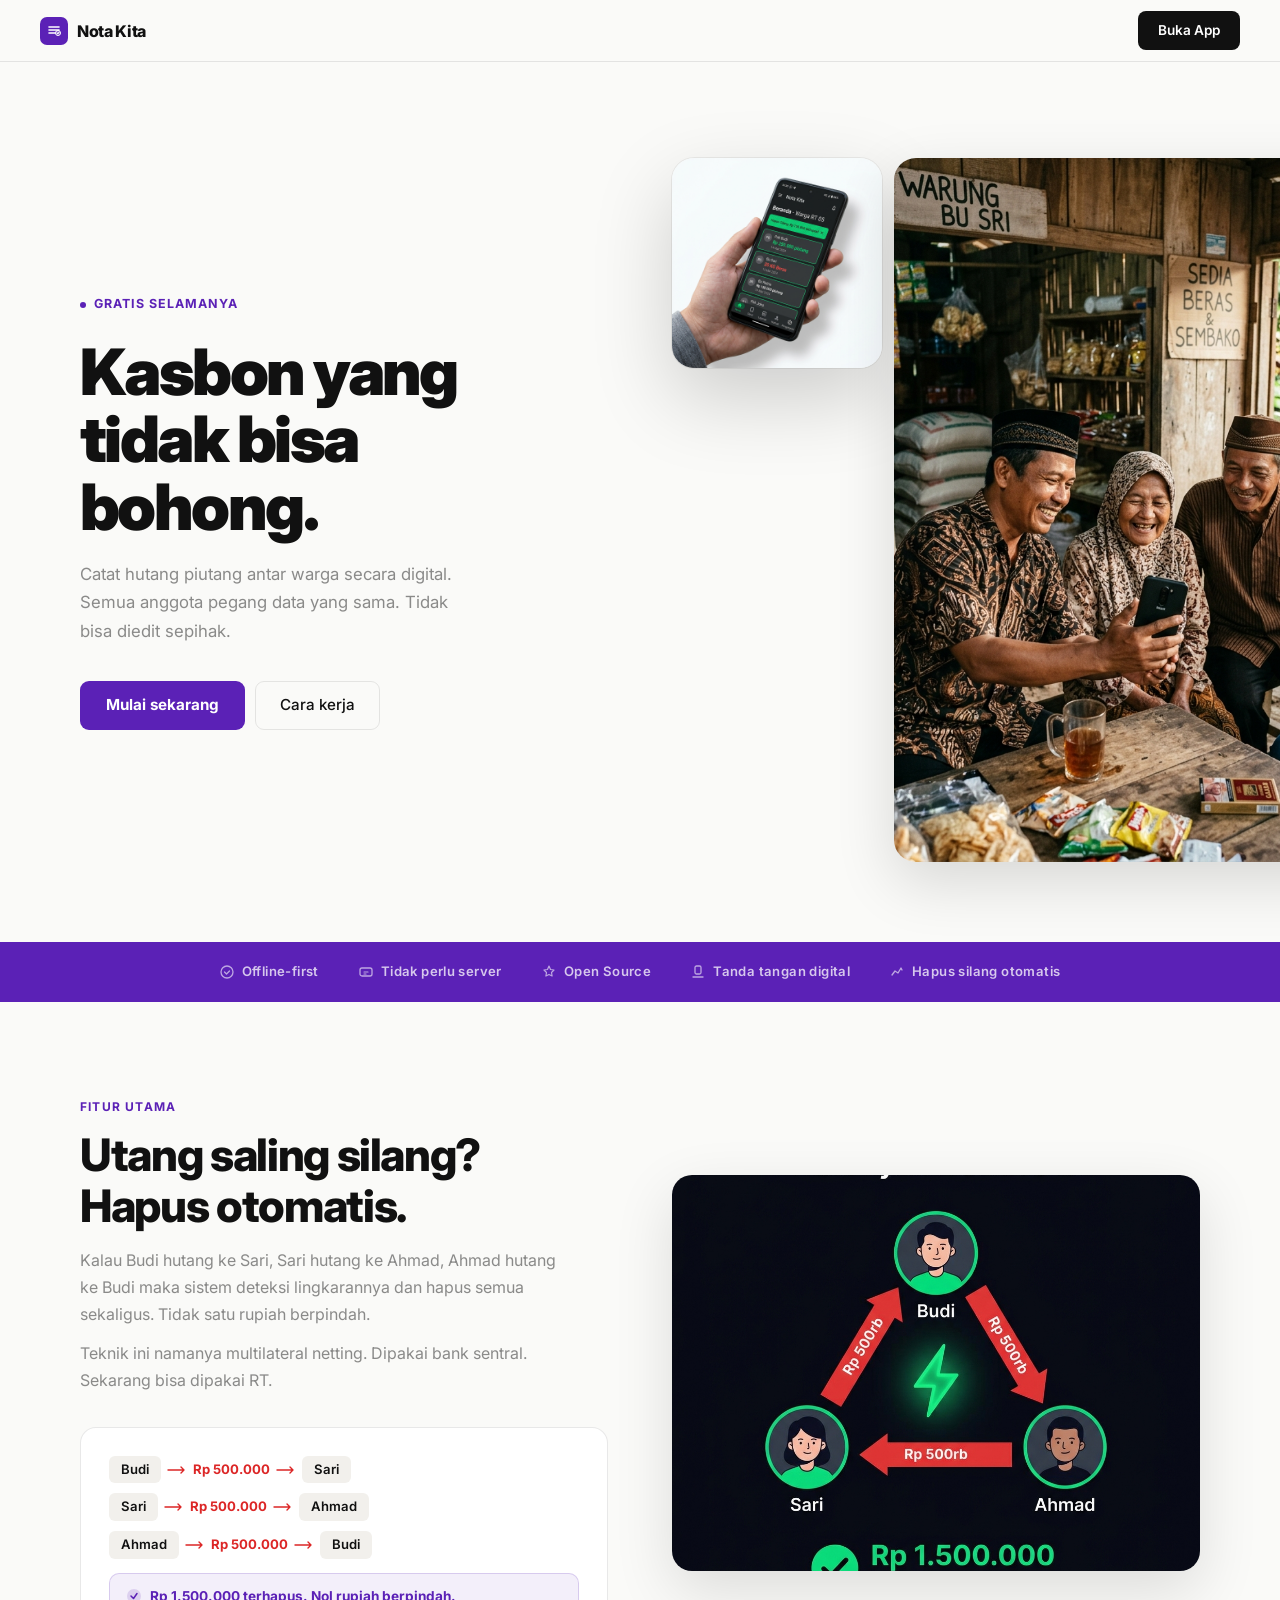
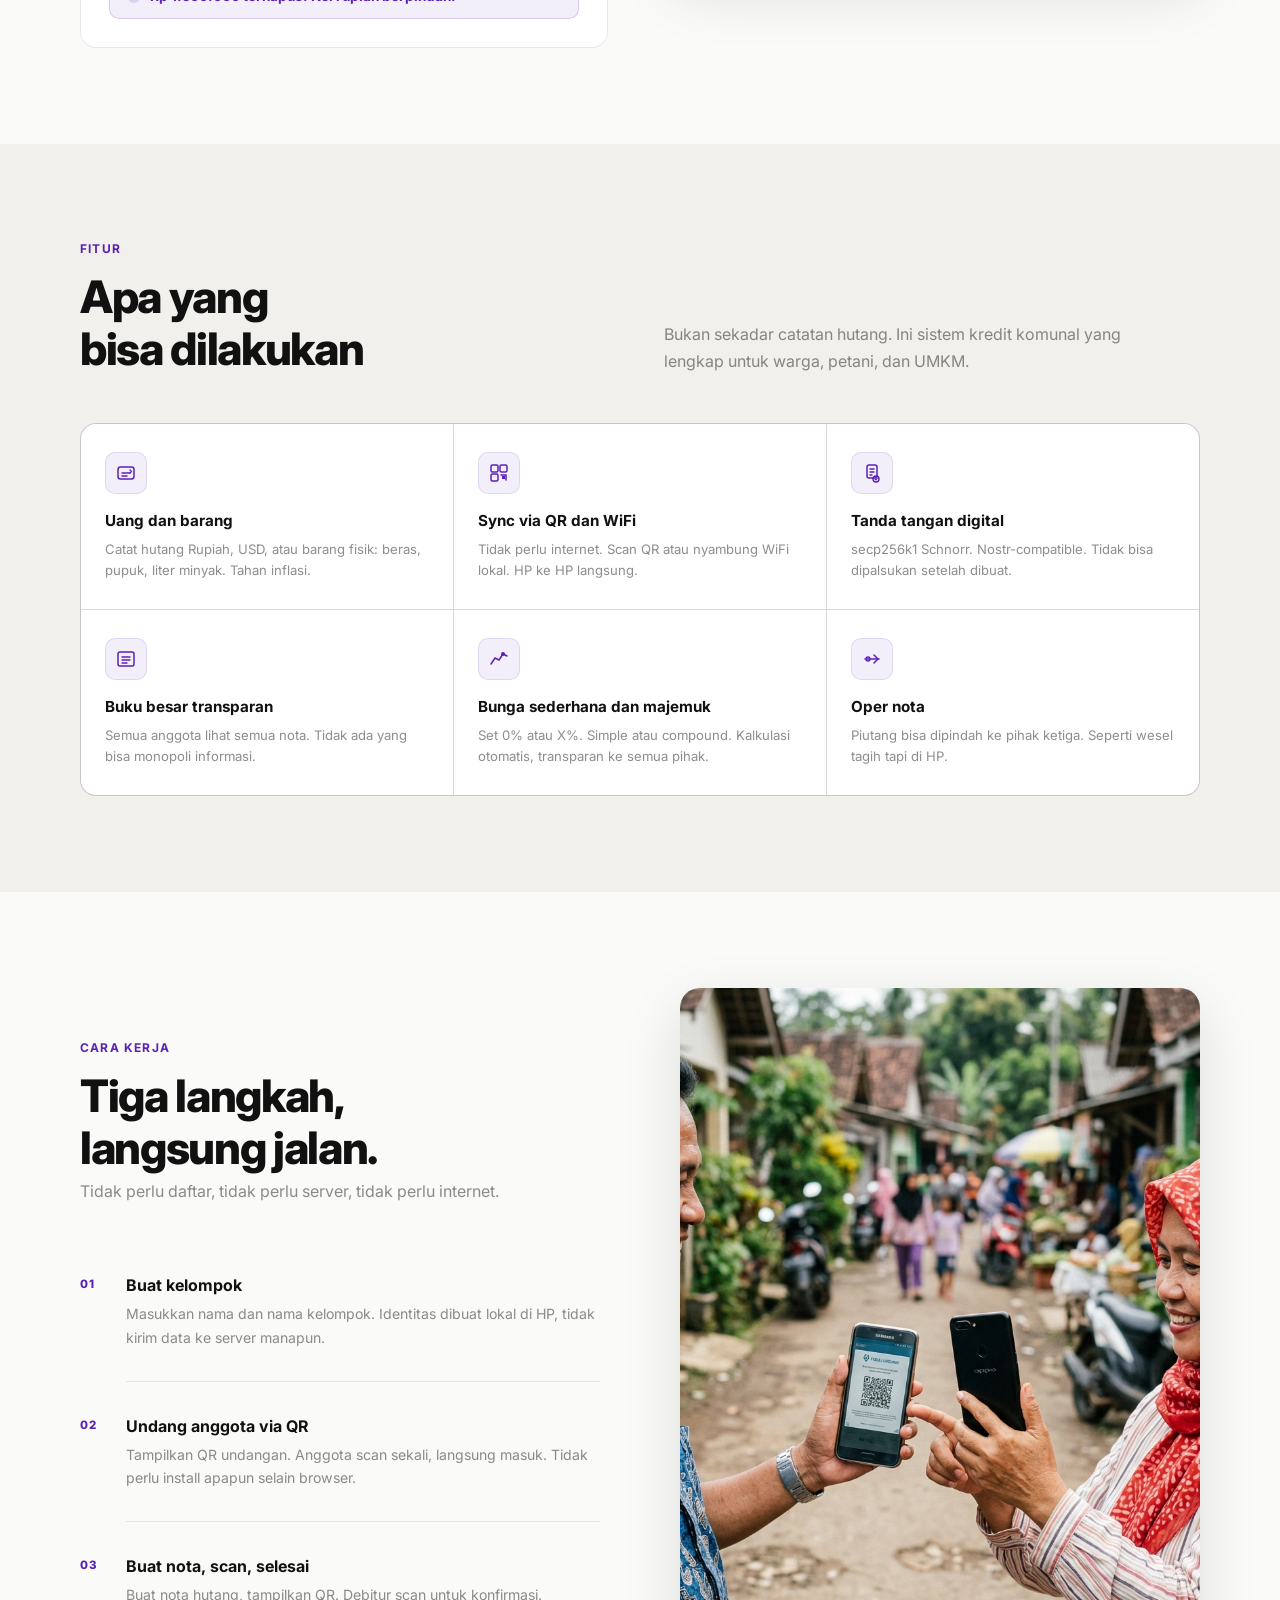
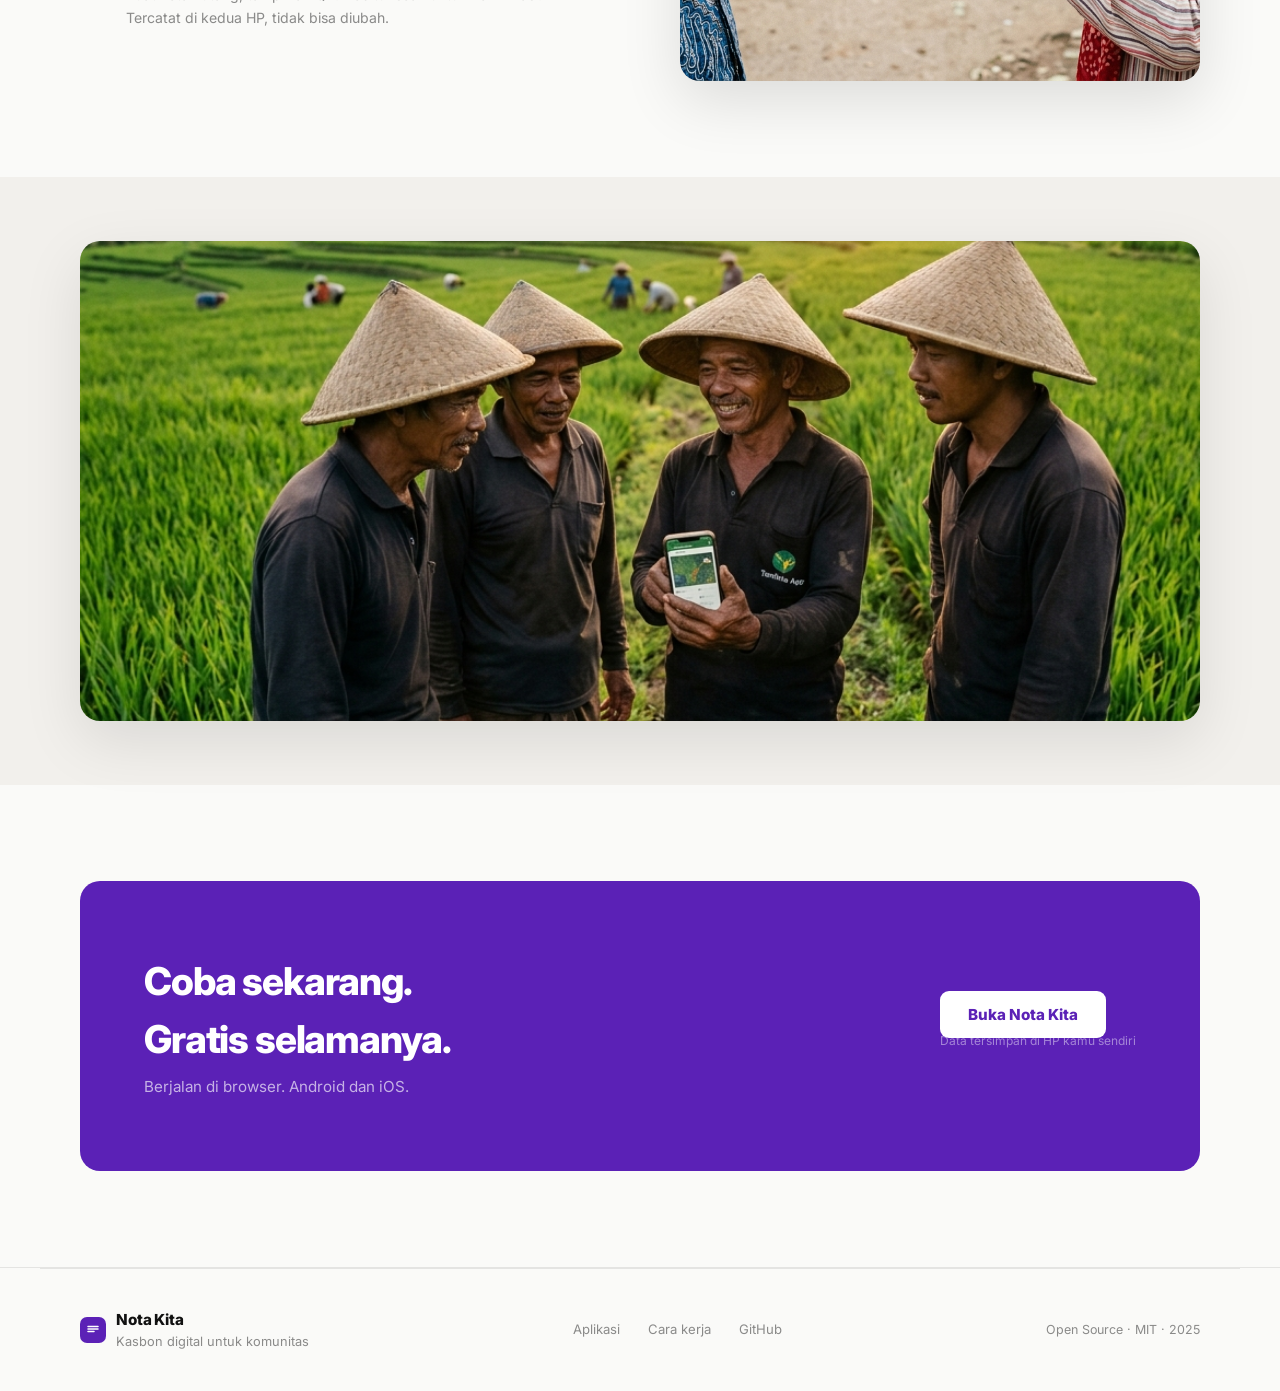
<file: index.html>
<!DOCTYPE html>
<html lang="id">
<head>
  <meta charset="UTF-8">
  <meta name="viewport" content="width=device-width, initial-scale=1.0">
  <title>Nota Kita - Kasbon digital untuk komunitas</title>
  <meta name="description" content="Buat surat utang digital antar warga. Gratis, offline, tidak bisa dimanipulasi.">
  <meta name="theme-color" content="#fafaf8">
  <link rel="icon" href="icons/icon-512.png">
  <link rel="apple-touch-icon" href="icons/icon-512.png">
  <meta property="og:title" content="Nota Kita">
  <meta property="og:description" content="Kasbon digital untuk komunitas. Gratis, offline-first.">
  <meta property="og:image" content="img/hero_community.png">
  <link rel="preconnect" href="https://fonts.googleapis.com">
  <link rel="preconnect" href="https://fonts.gstatic.com" crossorigin>
  <link rel="stylesheet" href="https://fonts.googleapis.com/css2?family=Inter:wght@300;400;500;600;700;800;900&display=swap">

<style>
*, *::before, *::after { box-sizing: border-box; margin: 0; padding: 0; }
html { scroll-behavior: smooth; -webkit-font-smoothing: antialiased; }

:root {
  --bg:       #fafaf8;
  --bg2:      #f2f0ec;
  --surface:  #ffffff;
  --border:   rgba(0,0,0,0.09);
  --text:     #111111;
  --muted:    rgba(17,17,17,0.48);
  --accent:   #5b21b6;
  --accent2:  #7c3aed;
  --accentbg: rgba(91,33,182,0.07);
  --red:      #dc2626;
  --font:     'Inter', system-ui, sans-serif;
}

body {
  background: var(--bg);
  color: var(--text);
  font-family: var(--font);
  line-height: 1.5;
  overflow-x: hidden;
}
a { color: inherit; text-decoration: none; }
img { display: block; max-width: 100%; }

/* ---- NAV ---- */
nav {
  position: sticky; top: 0; z-index: 50;
  background: rgba(250,250,248,0.92);
  backdrop-filter: blur(16px);
  -webkit-backdrop-filter: blur(16px);
  border-bottom: 1px solid var(--border);
  display: flex; align-items: center; justify-content: space-between;
  padding: 0 40px; height: 62px;
}
.nav-logo {
  display: flex; align-items: center; gap: 9px;
  font-size: 1rem; font-weight: 800; letter-spacing: -0.02em; color: var(--text);
}
.nav-mark {
  width: 28px; height: 28px; background: var(--accent); border-radius: 7px;
  display: flex; align-items: center; justify-content: center;
}
.nav-mark svg { display: block; }
.nav-cta {
  background: var(--text); color: #fff;
  font-size: 0.85rem; font-weight: 600;
  padding: 9px 20px; border-radius: 8px;
  transition: opacity .15s;
}
.nav-cta:hover { opacity: 0.8; }

/* ---- HERO ---- */
.hero {
  max-width: 1200px; margin: 0 auto;
  padding: 96px 40px 80px;
  display: grid; grid-template-columns: 1fr 1fr;
  gap: 64px; align-items: center;
}
.hero-left {}
.hero-kicker {
  display: inline-flex; align-items: center; gap: 8px;
  font-size: 0.78rem; font-weight: 700; letter-spacing: 0.08em; text-transform: uppercase;
  color: var(--accent); margin-bottom: 24px;
}
.hero-kicker-dot { width: 6px; height: 6px; border-radius: 50%; background: var(--accent); }
h1 {
  font-size: clamp(2.8rem, 5vw, 4.4rem);
  font-weight: 900;
  letter-spacing: -0.04em;
  line-height: 1.05;
  margin-bottom: 20px;
  color: var(--text);
}
.hero-sub {
  font-size: 1.05rem;
  color: var(--muted);
  line-height: 1.7;
  max-width: 400px;
  margin-bottom: 36px;
  font-weight: 400;
}
.hero-actions {
  display: flex; gap: 10px; flex-wrap: wrap;
}
.btn-primary {
  background: var(--accent); color: #fff;
  font-weight: 700; font-size: 0.95rem;
  padding: 13px 26px; border-radius: 9px;
  transition: background .15s;
}
.btn-primary:hover { background: var(--accent2); }
.btn-outline {
  border: 1.5px solid var(--border); color: var(--text);
  font-size: 0.95rem; font-weight: 500;
  padding: 12px 24px; border-radius: 9px;
  transition: border-color .15s;
}
.btn-outline:hover { border-color: rgba(0,0,0,0.25); }

.hero-right {
  position: relative;
  display: flex; gap: 12px; align-items: flex-start;
}
.hero-phone {
  width: 210px; border-radius: 22px; flex-shrink: 0;
  box-shadow: 0 30px 80px rgba(0,0,0,0.18), 0 0 0 1px rgba(0,0,0,0.06);
}
.hero-scene {
  flex: 1; aspect-ratio: 3/4; object-fit: cover;
  border-radius: 22px;
  box-shadow: 0 20px 60px rgba(0,0,0,0.14);
}

/* ---- STRIP ---- */
.strip {
  background: var(--accent);
  padding: 20px 40px;
  display: flex; gap: 40px; justify-content: center; flex-wrap: wrap;
  overflow: hidden;
}
.strip-item {
  color: rgba(255,255,255,0.75); font-size: 0.82rem; font-weight: 600;
  letter-spacing: 0.03em; white-space: nowrap;
  display: flex; align-items: center; gap: 8px;
}
.strip-item svg { opacity: 0.6; }

/* ---- SECTION SHARED ---- */
.wrap { max-width: 1200px; margin: 0 auto; padding: 0 40px; }

section.pad { padding: 96px 0; }

.section-label {
  font-size: 0.75rem; font-weight: 700; letter-spacing: 0.1em; text-transform: uppercase;
  color: var(--accent); margin-bottom: 14px;
}
.section-title {
  font-size: clamp(1.8rem, 3.5vw, 2.8rem);
  font-weight: 800; letter-spacing: -0.03em;
  line-height: 1.15; margin-bottom: 14px;
}
.section-body {
  color: var(--muted); font-size: 1rem; line-height: 1.7; max-width: 480px;
}

/* ---- NETTING ---- */
.netting-grid {
  display: grid; grid-template-columns: 1fr 1fr;
  gap: 64px; align-items: center;
  padding: 96px 0;
}
.netting-card {
  background: var(--surface); border: 1px solid var(--border);
  border-radius: 16px; padding: 28px; margin-top: 32px;
}
.nc-row {
  display: flex; align-items: center; gap: 6px;
  margin-bottom: 10px; font-size: 0.88rem;
}
.nc-name {
  background: var(--bg2); border-radius: 6px;
  padding: 4px 12px; font-weight: 600; font-size: 0.82rem; color: var(--text);
  white-space: nowrap;
}
.nc-amt { font-weight: 700; color: var(--red); font-size: 0.82rem; white-space: nowrap; }
.nc-result {
  background: rgba(91,33,182,0.07); border: 1px solid rgba(91,33,182,0.18);
  border-radius: 10px; padding: 12px 16px; margin-top: 14px;
  font-size: 0.85rem; font-weight: 700; color: var(--accent);
  display: flex; align-items: center; gap: 8px;
}
.netting-img {
  border-radius: 20px;
  box-shadow: 0 20px 60px rgba(0,0,0,0.12);
  width: 100%; aspect-ratio: 4/3; object-fit: cover;
}

/* ---- FEATURES ---- */
.feat-header {
  display: grid; grid-template-columns: 1fr 1fr;
  gap: 48px; align-items: end; margin-bottom: 48px;
}
.fgrid {
  display: grid; grid-template-columns: repeat(3, 1fr);
  border: 1px solid var(--border); border-radius: 16px; overflow: hidden;
  background: var(--border);
  gap: 1px;
}
.fcell {
  background: var(--surface); padding: 28px 24px;
  transition: background .2s;
}
.fcell:hover { background: var(--bg); }
.fcell-icon {
  width: 42px; height: 42px; border-radius: 10px;
  background: var(--accentbg); border: 1px solid rgba(91,33,182,0.12);
  display: flex; align-items: center; justify-content: center;
  margin-bottom: 16px;
}
.fcell-title { font-size: 0.95rem; font-weight: 700; margin-bottom: 6px; color: var(--text); }
.fcell-desc { font-size: 0.82rem; color: var(--muted); line-height: 1.6; }

/* ---- STEPS ---- */
.steps-grid {
  display: grid; grid-template-columns: 1fr 1fr;
  gap: 80px; align-items: center;
}
.steps-list { display: flex; flex-direction: column; gap: 32px; }
.step { display: flex; gap: 18px; align-items: flex-start; }
.step-num {
  font-size: 0.72rem; font-weight: 800; letter-spacing: 0.06em;
  color: var(--accent);
  min-width: 28px; padding-top: 3px;
}
.step-body h3 { font-size: 1rem; font-weight: 700; margin-bottom: 5px; }
.step-body p { font-size: 0.88rem; color: var(--muted); line-height: 1.65; }
.step-divider {
  height: 1px; background: var(--border); margin: 0 0 0 46px;
}
.steps-img {
  border-radius: 20px;
  box-shadow: 0 20px 60px rgba(0,0,0,0.12);
  width: 100%; object-fit: cover; aspect-ratio: 3/4;
}

/* ---- PHOTO BREAK ---- */
.photo-break {
  background: var(--bg2); padding: 64px 40px;
}
.photo-break img {
  max-width: 1120px; width: 100%; margin: 0 auto;
  border-radius: 20px; box-shadow: 0 20px 60px rgba(0,0,0,0.1);
  max-height: 480px; object-fit: cover;
}

/* ---- CTA ---- */
.cta-box {
  background: var(--accent); border-radius: 20px;
  padding: 72px 64px;
  display: flex; align-items: center; justify-content: space-between;
  gap: 40px; flex-wrap: wrap;
  margin: 96px 0;
}
.cta-text h2 {
  font-size: clamp(1.8rem, 3vw, 2.4rem);
  font-weight: 800; letter-spacing: -0.03em;
  color: #fff; margin-bottom: 8px;
}
.cta-text p { color: rgba(255,255,255,0.65); font-size: 0.95rem; }
.btn-white {
  background: #fff; color: var(--accent);
  font-weight: 800; font-size: 0.95rem;
  padding: 14px 28px; border-radius: 9px; white-space: nowrap;
  transition: opacity .15s;
}
.btn-white:hover { opacity: 0.9; }
.cta-note { color: rgba(255,255,255,0.45); font-size: 0.75rem; margin-top: 6px; text-align: right; }

/* ---- FOOTER ---- */
footer {
  border-top: 1px solid var(--border);
  padding: 40px;
  display: flex; align-items: center; justify-content: space-between;
  flex-wrap: wrap; gap: 20px;
  max-width: 1200px; margin: 0 auto;
}
.foot-left { display: flex; align-items: center; gap: 10px; }
.foot-name { font-weight: 800; font-size: 0.95rem; letter-spacing: -0.01em; }
.foot-tagline { font-size: 0.8rem; color: var(--muted); }
.foot-links { display: flex; gap: 28px; }
.foot-links a { font-size: 0.82rem; color: var(--muted); transition: color .15s; }
.foot-links a:hover { color: var(--text); }
.foot-copy { font-size: 0.78rem; color: var(--muted); }
footer-divider { display: none; }

/* ---- RESPONSIVE ---- */
@media (max-width: 900px) {
  .hero { grid-template-columns: 1fr; gap: 40px; padding: 72px 24px 60px; }
  .hero-sub { max-width: 100%; }
  .hero-right { justify-content: center; }
  .hero-phone { width: 160px; }
  .netting-grid { grid-template-columns: 1fr; gap: 40px; padding: 64px 0; }
  .feat-header { grid-template-columns: 1fr; gap: 16px; }
  .fgrid { grid-template-columns: 1fr 1fr; }
  .steps-grid { grid-template-columns: 1fr; gap: 40px; }
  .steps-img { display: none; }
  .cta-box { padding: 48px 32px; flex-direction: column; align-items: flex-start; }
  .cta-note { text-align: left; }
  nav { padding: 0 20px; }
  .wrap { padding: 0 24px; }
  .photo-break { padding: 40px 24px; }
  footer { padding: 32px 24px; flex-direction: column; align-items: flex-start; }
  .foot-links { flex-wrap: wrap; gap: 16px; }
  .strip { padding: 16px 24px; gap: 20px; }
}
@media (max-width: 600px) {
  .fgrid { grid-template-columns: 1fr; }
  h1 { font-size: 2.4rem; }
  .hero-right { flex-direction: column; }
  .hero-phone { width: 100%; max-width: 280px; margin: 0 auto; }
  .hero-scene { width: 100%; aspect-ratio: 16/9; }
}
</style>
</head>
<body>

<!-- NAV -->
<nav>
  <div class="nav-logo">
    <div class="nav-mark">
      <svg width="16" height="16" viewBox="0 0 16 16" fill="none">
        <path d="M3 4h10M3 7h10M3 10h6" stroke="#fff" stroke-width="1.6" stroke-linecap="round"/>
        <circle cx="12" cy="10" r="2.5" fill="rgba(255,255,255,0.2)" stroke="#fff" stroke-width="1"/>
        <path d="M11.1 10l.7.7 1.2-1.2" stroke="#fff" stroke-width="1.1" stroke-linecap="round" stroke-linejoin="round"/>
      </svg>
    </div>
    Nota Kita
  </div>
  <a href="app.html" class="nav-cta">Buka App</a>
</nav>

<!-- HERO -->
<div class="wrap">
  <section class="hero" style="padding-left:0;padding-right:0;">
    <div class="hero-left">
      <p class="hero-kicker"><span class="hero-kicker-dot"></span>Gratis selamanya</p>
      <h1>Kasbon yang<br>tidak bisa<br>bohong.</h1>
      <p class="hero-sub">
        Catat hutang piutang antar warga secara digital.
        Semua anggota pegang data yang sama.
        Tidak bisa diedit sepihak.
      </p>
      <div class="hero-actions">
        <a href="app.html" class="btn-primary">Mulai sekarang</a>
        <a href="#cara-kerja" class="btn-outline">Cara kerja</a>
      </div>
    </div>
    <div class="hero-right">
      <img src="img/app_mockup_phone.png" alt="Aplikasi Nota Kita" class="hero-phone">
      <img src="img/hero_community.png" alt="Warga menggunakan Nota Kita" class="hero-scene">
    </div>
  </section>
</div>

<!-- STRIP -->
<div class="strip">
  <div class="strip-item">
    <svg width="14" height="14" viewBox="0 0 14 14" fill="none">
      <circle cx="7" cy="7" r="6" stroke="#fff" stroke-width="1.3"/>
      <path d="M4.5 7l2 2 3-3" stroke="#fff" stroke-width="1.3" stroke-linecap="round" stroke-linejoin="round"/>
    </svg>
    Offline-first
  </div>
  <div class="strip-item">
    <svg width="14" height="14" viewBox="0 0 14 14" fill="none">
      <rect x="1" y="3" width="12" height="8" rx="2" stroke="#fff" stroke-width="1.3"/>
      <path d="M5 7h4M5 9h2" stroke="#fff" stroke-width="1.2" stroke-linecap="round"/>
    </svg>
    Tidak perlu server
  </div>
  <div class="strip-item">
    <svg width="14" height="14" viewBox="0 0 14 14" fill="none">
      <path d="M7 1l1.5 3.5L12 5l-2.5 2.5.6 3.5L7 9.5 3.9 11l.6-3.5L2 5l3.5-.5z" stroke="#fff" stroke-width="1.2" stroke-linejoin="round"/>
    </svg>
    Open Source
  </div>
  <div class="strip-item">
    <svg width="14" height="14" viewBox="0 0 14 14" fill="none">
      <rect x="4" y="1" width="6" height="8" rx="1.5" stroke="#fff" stroke-width="1.3"/>
      <path d="M2 12h10" stroke="#fff" stroke-width="1.3" stroke-linecap="round"/>
    </svg>
    Tanda tangan digital
  </div>
  <div class="strip-item">
    <svg width="14" height="14" viewBox="0 0 14 14" fill="none">
      <path d="M2 10l3-4 3 2 3-5 1 2" stroke="#fff" stroke-width="1.3" stroke-linecap="round" stroke-linejoin="round"/>
    </svg>
    Hapus silang otomatis
  </div>
</div>

<!-- NETTING -->
<div class="wrap">
  <div class="netting-grid">
    <div>
      <p class="section-label">Fitur utama</p>
      <h2 class="section-title">Utang saling silang?<br>Hapus otomatis.</h2>
      <p class="section-body">
        Kalau Budi hutang ke Sari, Sari hutang ke Ahmad, Ahmad hutang ke Budi
        maka sistem deteksi lingkarannya dan hapus semua sekaligus.
        Tidak satu rupiah berpindah.
      </p>
      <p class="section-body" style="margin-top:12px;">Teknik ini namanya multilateral netting. Dipakai bank sentral. Sekarang bisa dipakai RT.</p>
      <div class="netting-card">
        <div class="nc-row">
          <span class="nc-name">Budi</span>
          <svg width="20" height="10" viewBox="0 0 20 10" fill="none"><path d="M1 5h16M14 2l3 3-3 3" stroke="#dc2626" stroke-width="1.4" stroke-linecap="round" stroke-linejoin="round"/></svg>
          <span class="nc-amt">Rp 500.000</span>
          <svg width="20" height="10" viewBox="0 0 20 10" fill="none"><path d="M1 5h16M14 2l3 3-3 3" stroke="#dc2626" stroke-width="1.4" stroke-linecap="round" stroke-linejoin="round"/></svg>
          <span class="nc-name">Sari</span>
        </div>
        <div class="nc-row">
          <span class="nc-name">Sari</span>
          <svg width="20" height="10" viewBox="0 0 20 10" fill="none"><path d="M1 5h16M14 2l3 3-3 3" stroke="#dc2626" stroke-width="1.4" stroke-linecap="round" stroke-linejoin="round"/></svg>
          <span class="nc-amt">Rp 500.000</span>
          <svg width="20" height="10" viewBox="0 0 20 10" fill="none"><path d="M1 5h16M14 2l3 3-3 3" stroke="#dc2626" stroke-width="1.4" stroke-linecap="round" stroke-linejoin="round"/></svg>
          <span class="nc-name">Ahmad</span>
        </div>
        <div class="nc-row" style="margin-bottom:0;">
          <span class="nc-name">Ahmad</span>
          <svg width="20" height="10" viewBox="0 0 20 10" fill="none"><path d="M1 5h16M14 2l3 3-3 3" stroke="#dc2626" stroke-width="1.4" stroke-linecap="round" stroke-linejoin="round"/></svg>
          <span class="nc-amt">Rp 500.000</span>
          <svg width="20" height="10" viewBox="0 0 20 10" fill="none"><path d="M1 5h16M14 2l3 3-3 3" stroke="#dc2626" stroke-width="1.4" stroke-linecap="round" stroke-linejoin="round"/></svg>
          <span class="nc-name">Budi</span>
        </div>
        <div class="nc-result">
          <svg width="16" height="16" viewBox="0 0 16 16" fill="none">
            <circle cx="8" cy="8" r="7" fill="var(--accent)" opacity="0.15"/>
            <path d="M5 8l2.5 2.5L11 5.5" stroke="var(--accent)" stroke-width="1.5" stroke-linecap="round" stroke-linejoin="round"/>
          </svg>
          Rp 1.500.000 terhapus. Nol rupiah berpindah.
        </div>
      </div>
    </div>
    <img src="img/netting_diagram.png" alt="Diagram hapus silang" class="netting-img">
  </div>
</div>

<!-- FEATURES -->
<div style="background:var(--bg2); padding: 96px 0;">
  <div class="wrap">
    <div class="feat-header">
      <div>
        <p class="section-label">Fitur</p>
        <h2 class="section-title" style="margin-bottom:0;">Apa yang<br>bisa dilakukan</h2>
      </div>
      <p class="section-body">Bukan sekadar catatan hutang. Ini sistem kredit komunal yang lengkap untuk warga, petani, dan UMKM.</p>
    </div>
    <div class="fgrid">
      <div class="fcell">
        <div class="fcell-icon">
          <svg width="20" height="20" viewBox="0 0 20 20" fill="none">
            <rect x="2" y="4" width="16" height="12" rx="2.5" stroke="var(--accent)" stroke-width="1.5"/>
            <path d="M6 10h8M6 13h5" stroke="var(--accent)" stroke-width="1.4" stroke-linecap="round"/>
            <path d="M14 7l1.5 1.5-1.5 1.5" stroke="var(--accent)" stroke-width="1.4" stroke-linecap="round" stroke-linejoin="round"/>
          </svg>
        </div>
        <div class="fcell-title">Uang dan barang</div>
        <div class="fcell-desc">Catat hutang Rupiah, USD, atau barang fisik: beras, pupuk, liter minyak. Tahan inflasi.</div>
      </div>
      <div class="fcell">
        <div class="fcell-icon">
          <svg width="20" height="20" viewBox="0 0 20 20" fill="none">
            <rect x="2" y="2" width="7" height="7" rx="1.5" stroke="var(--accent)" stroke-width="1.5"/>
            <rect x="11" y="2" width="7" height="7" rx="1.5" stroke="var(--accent)" stroke-width="1.5"/>
            <rect x="2" y="11" width="7" height="7" rx="1.5" stroke="var(--accent)" stroke-width="1.5"/>
            <rect x="13" y="13" width="3" height="3" fill="var(--accent)"/>
            <path d="M12 12h5v5" stroke="var(--accent)" stroke-width="1.5" stroke-linecap="round"/>
          </svg>
        </div>
        <div class="fcell-title">Sync via QR dan WiFi</div>
        <div class="fcell-desc">Tidak perlu internet. Scan QR atau nyambung WiFi lokal. HP ke HP langsung.</div>
      </div>
      <div class="fcell">
        <div class="fcell-icon">
          <svg width="20" height="20" viewBox="0 0 20 20" fill="none">
            <rect x="5" y="2" width="10" height="13" rx="2" stroke="var(--accent)" stroke-width="1.5"/>
            <path d="M8 6h4M8 9h4M8 12h2" stroke="var(--accent)" stroke-width="1.3" stroke-linecap="round"/>
            <circle cx="14" cy="16" r="3" stroke="var(--accent)" stroke-width="1.4"/>
            <path d="M13 16l.8.8 1.4-1.4" stroke="var(--accent)" stroke-width="1.1" stroke-linecap="round" stroke-linejoin="round"/>
          </svg>
        </div>
        <div class="fcell-title">Tanda tangan digital</div>
        <div class="fcell-desc">secp256k1 Schnorr. Nostr-compatible. Tidak bisa dipalsukan setelah dibuat.</div>
      </div>
      <div class="fcell">
        <div class="fcell-icon">
          <svg width="20" height="20" viewBox="0 0 20 20" fill="none">
            <rect x="2" y="3" width="16" height="14" rx="2" stroke="var(--accent)" stroke-width="1.5"/>
            <path d="M6 8h8M6 11h8M6 14h5" stroke="var(--accent)" stroke-width="1.3" stroke-linecap="round"/>
          </svg>
        </div>
        <div class="fcell-title">Buku besar transparan</div>
        <div class="fcell-desc">Semua anggota lihat semua nota. Tidak ada yang bisa monopoli informasi.</div>
      </div>
      <div class="fcell">
        <div class="fcell-icon">
          <svg width="20" height="20" viewBox="0 0 20 20" fill="none">
            <polyline points="2,15 6,9 10,11 14,5 18,7" stroke="var(--accent)" stroke-width="1.5" stroke-linecap="round" stroke-linejoin="round" fill="none"/>
            <circle cx="14" cy="5" r="2" fill="var(--accent)"/>
          </svg>
        </div>
        <div class="fcell-title">Bunga sederhana dan majemuk</div>
        <div class="fcell-desc">Set 0% atau X%. Simple atau compound. Kalkulasi otomatis, transparan ke semua pihak.</div>
      </div>
      <div class="fcell">
        <div class="fcell-icon">
          <svg width="20" height="20" viewBox="0 0 20 20" fill="none">
            <path d="M3 10h14" stroke="var(--accent)" stroke-width="1.5" stroke-linecap="round"/>
            <path d="M12 6l4 4-4 4" stroke="var(--accent)" stroke-width="1.5" stroke-linecap="round" stroke-linejoin="round"/>
            <circle cx="6" cy="10" r="2" stroke="var(--accent)" stroke-width="1.3"/>
          </svg>
        </div>
        <div class="fcell-title">Oper nota</div>
        <div class="fcell-desc">Piutang bisa dipindah ke pihak ketiga. Seperti wesel tagih tapi di HP.</div>
      </div>
    </div>
  </div>
</div>

<!-- STEPS -->
<div class="wrap">
  <section class="pad" id="cara-kerja">
    <div class="steps-grid">
      <div class="steps-list">
        <div>
          <p class="section-label">Cara kerja</p>
          <h2 class="section-title" style="margin-bottom:4px;">Tiga langkah,<br>langsung jalan.</h2>
          <p class="section-body" style="margin-bottom:36px;">Tidak perlu daftar, tidak perlu server, tidak perlu internet.</p>
        </div>
        <div class="step">
          <span class="step-num">01</span>
          <div class="step-body">
            <h3>Buat kelompok</h3>
            <p>Masukkan nama dan nama kelompok. Identitas dibuat lokal di HP, tidak kirim data ke server manapun.</p>
          </div>
        </div>
        <div class="step-divider"></div>
        <div class="step">
          <span class="step-num">02</span>
          <div class="step-body">
            <h3>Undang anggota via QR</h3>
            <p>Tampilkan QR undangan. Anggota scan sekali, langsung masuk. Tidak perlu install apapun selain browser.</p>
          </div>
        </div>
        <div class="step-divider"></div>
        <div class="step">
          <span class="step-num">03</span>
          <div class="step-body">
            <h3>Buat nota, scan, selesai</h3>
            <p>Buat nota hutang, tampilkan QR. Debitur scan untuk konfirmasi. Tercatat di kedua HP, tidak bisa diubah.</p>
          </div>
        </div>
      </div>
      <img src="img/qr_scan_scene.png" alt="Scan QR nota" class="steps-img">
    </div>
  </section>
</div>

<!-- PHOTO BREAK -->
<div class="photo-break">
  <img src="img/farmer_community.png" alt="Kelompok tani memakai Nota Kita">
</div>

<!-- CTA -->
<div class="wrap">
  <div class="cta-box">
    <div class="cta-text">
      <h2>Coba sekarang.<br>Gratis selamanya.</h2>
      <p>Berjalan di browser. Android dan iOS.</p>
    </div>
    <div>
      <a href="app.html" class="btn-white">Buka Nota Kita</a>
      <p class="cta-note">Data tersimpan di HP kamu sendiri</p>
    </div>
  </div>
</div>

<!-- FOOTER -->
<div style="border-top:1px solid var(--border);">
  <footer>
    <div class="foot-left">
      <div class="nav-mark" style="width:26px;height:26px;">
        <svg width="14" height="14" viewBox="0 0 14 14" fill="none">
          <path d="M2 3.5h10M2 6h10M2 8.5h6" stroke="#fff" stroke-width="1.5" stroke-linecap="round"/>
        </svg>
      </div>
      <div>
        <div class="foot-name">Nota Kita</div>
        <div class="foot-tagline">Kasbon digital untuk komunitas</div>
      </div>
    </div>
    <div class="foot-links">
      <a href="app.html">Aplikasi</a>
      <a href="#cara-kerja">Cara kerja</a>
      <a href="https://github.com" target="_blank" rel="noopener">GitHub</a>
    </div>
    <span class="foot-copy">Open Source &middot; MIT &middot; 2025</span>
  </footer>
</div>

</body>
</html>
</file>
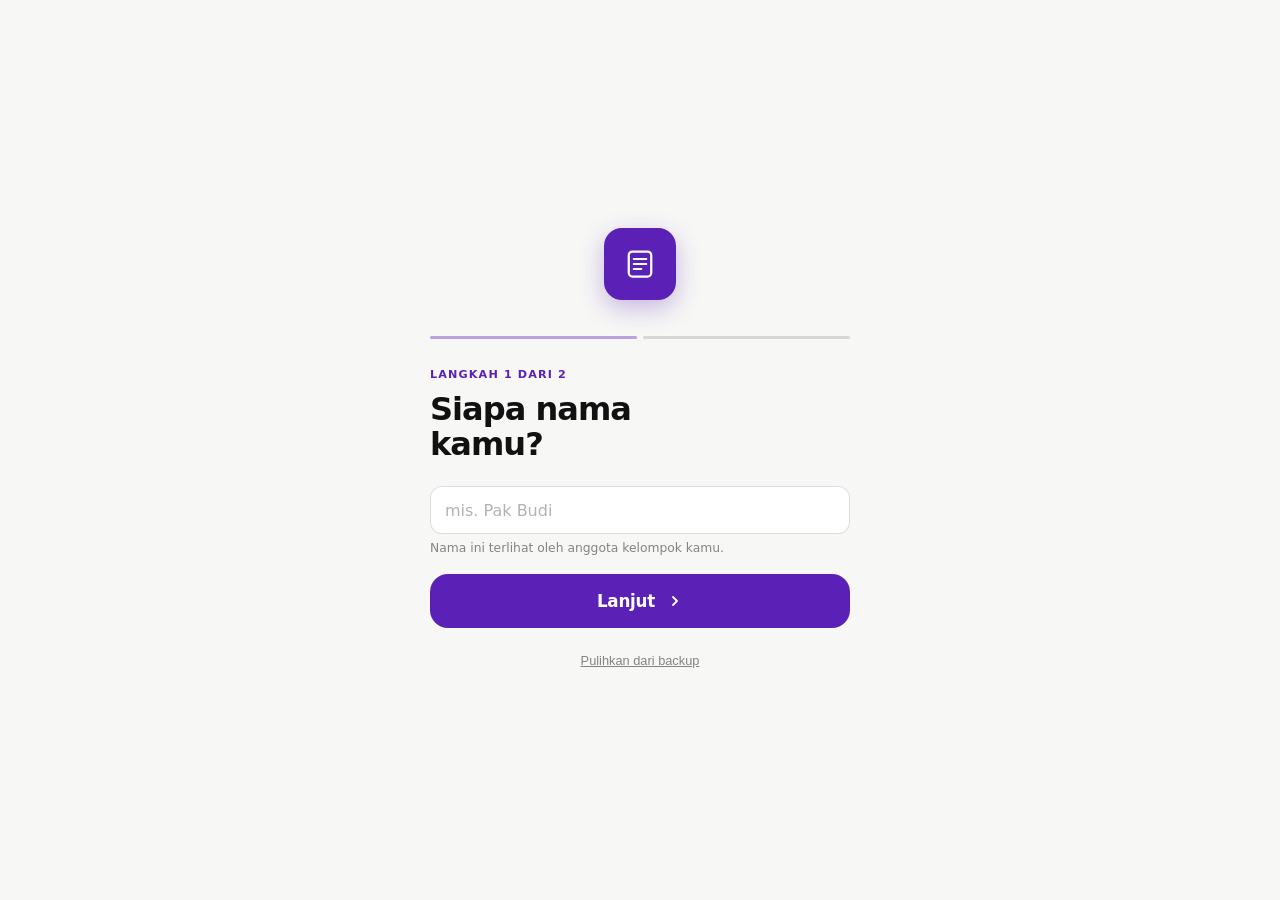
<file: app.html>
<!DOCTYPE html>
<html lang="id">
<head>
  <meta charset="UTF-8">
  <meta name="viewport" content="width=device-width, initial-scale=1.0, maximum-scale=1.0, user-scalable=no">
  <meta http-equiv="Content-Security-Policy" content="default-src 'self' https://fonts.googleapis.com https://fonts.gstatic.com; script-src 'self' 'unsafe-inline'; style-src 'self' 'unsafe-inline' https://fonts.googleapis.com https://fonts.gstatic.com; img-src 'self' data: blob:; connect-src 'self' wss: https:; media-src 'self' blob:; worker-src 'self' blob:;">
  <title>Nota Kita</title>
  <meta name="description" content="Surat Utang Digital untuk Komunitas. Offline-first, tanpa server, anti-curang.">
  <meta name="theme-color" content="#5b21b6">
  <link rel="manifest" href="manifest.json">
  <link rel="icon" href="icons/icon-512.png">
  <link rel="apple-touch-icon" href="icons/icon-512.png">
  <link rel="preconnect" href="https://fonts.googleapis.com">
  <link rel="preconnect" href="https://fonts.gstatic.com" crossorigin>
  <link rel="stylesheet" href="https://fonts.googleapis.com/css2?family=Inter:wght@400;500;600;700;900&display=swap">
  <link rel="stylesheet" href="css/base.css">
  <link rel="stylesheet" href="css/components.css">
  <link rel="stylesheet" href="css/nav.css">
  <link rel="stylesheet" href="css/screens.css">
  <link rel="stylesheet" href="css/animations.css">
</head>
<body>

  <!-- Screen flash (netting animation) -->
  <div id="screen-flash"></div>

  <!-- Toast -->
  <div id="toast" class="toast"></div>

  <!-- Loading overlay -->
  <div id="loading-overlay" class="loading-overlay">
    <div class="spinner"></div>
    <div class="loading-text" id="loading-text">Memproses...</div>
  </div>

  <!-- Modal (bottom sheet) -->
  <div id="modal-overlay" class="modal-overlay" onclick="if(event.target===this)BG.dismissModal()">
    <div class="modal-sheet">
      <div class="modal-handle"></div>
      <div class="modal-title" id="modal-title"></div>
      <div id="modal-body"></div>
      <div class="modal-actions">
        <button class="btn btn-outline" onclick="BG.dismissModal()">Batal</button>
        <button class="btn btn-green" id="modal-confirm-btn" onclick="BG.confirmModal()">Ya, Lanjut</button>
      </div>
    </div>
  </div>

  <!-- Tutorial -->
  <div id="tutorial-backdrop" onclick="BG.dismissTutorial()"></div>
  <div id="tutorial-tip">
    <span id="tutorial-tip-text"></span>
    <div class="tutorial-footer">
      <span id="tutorial-counter"></span>
      <button id="tutorial-btn" onclick="BG.nextTutorial()">Lanjut &#x2192;</button>
    </div>
  </div>

  <!-- PWA Install Banner -->
  <div id="pwa-banner">
    <div class="pwa-text">
      <svg width="14" height="14" viewBox="0 0 14 14" fill="none" style="vertical-align:middle;margin-right:6px">
        <rect x="1" y="1" width="12" height="12" rx="3" stroke="currentColor" stroke-width="1.4"/>
        <path d="M7 4v4M5 6l2 2 2-2" stroke="currentColor" stroke-width="1.3" stroke-linecap="round" stroke-linejoin="round"/>
      </svg>
      Pasang Nota Kita di HP kamu!
    </div>
    <button class="btn btn-green btn-sm" style="min-height:36px;padding:6px 16px;width:auto;" onclick="BG.installPWA()">Pasang</button>
    <button class="btn btn-outline btn-sm" style="min-height:36px;padding:6px 10px;width:auto;" onclick="BG.dismissPWABanner()">&times;</button>
  </div>

  <!-- SW update banner -->
  <div id="update-banner" style="display:none;position:fixed;top:0;left:0;right:0;z-index:400;background:var(--blue-dim);border-bottom:1px solid var(--blue);padding:10px 16px;text-align:center;font-size:0.85rem;cursor:pointer;" onclick="BG.applyUpdate()">
    Versi baru tersedia. Ketuk untuk memperbarui.
  </div>

  <!-- ========== LOCK SCREEN ========== -->
  <div id="screen-lock" style="position:fixed;inset:0;z-index:500;background:var(--bg);flex-direction:column;align-items:center;justify-content:center;padding:24px;display:none;">
    <div class="splash-mark" style="margin-bottom:24px;">
      <svg width="28" height="28" viewBox="0 0 24 24" fill="none">
        <rect x="5" y="11" width="14" height="10" rx="2" stroke="#fff" stroke-width="1.8"/>
        <path d="M8 11V7a4 4 0 018 0v4" stroke="#fff" stroke-width="1.8" stroke-linecap="round"/>
      </svg>
    </div>
    <div class="lock-msg" style="font-size:1rem;font-weight:600;color:var(--text);margin-bottom:8px;">Masukkan PIN untuk membuka</div>
    <div id="lock-error-msg" style="display:none;color:var(--red);font-size:0.85rem;margin-bottom:8px;"></div>

    <!-- Passkey mode -->
    <div id="lock-mode-passkey" style="display:none;flex-direction:column;align-items:center;gap:16px;">
      <button class="btn btn-primary btn-lg" style="min-width:220px;" onclick="BG.loginPasskey()">
        <svg width="18" height="18" viewBox="0 0 24 24" fill="none" style="margin-right:8px">
          <path d="M12 2C8.13 2 5 5.13 5 9c0 5.25 7 13 7 13s7-7.75 7-13c0-3.87-3.13-7-7-7z" stroke="currentColor" stroke-width="1.7"/>
          <circle cx="12" cy="9" r="2.5" stroke="currentColor" stroke-width="1.6"/>
        </svg>
        Buka dengan Sidik Jari
      </button>
      <button class="btn btn-outline btn-sm" onclick="BG.loginPIN()" style="color:var(--text-dim);">Pakai PIN saja</button>
    </div>

    <!-- PIN numpad mode -->
    <div id="lock-mode-pin" style="display:block;">
      <!-- Dots -->
      <div style="display:flex;gap:12px;margin-bottom:32px;justify-content:center;">
        <div class="pin-dot"></div>
        <div class="pin-dot"></div>
        <div class="pin-dot"></div>
        <div class="pin-dot"></div>
        <div class="pin-dot"></div>
        <div class="pin-dot"></div>
      </div>
      <div id="pin-input-display" data-value="" style="display:none;"></div>
      <!-- Numpad -->
      <div style="display:grid;grid-template-columns:repeat(3,72px);gap:12px;" role="group" aria-label="Keypad PIN">
        <button class="pin-key" onclick="BG.pinKeyPress('1')" aria-label="1">1</button>
        <button class="pin-key" onclick="BG.pinKeyPress('2')" aria-label="2">2</button>
        <button class="pin-key" onclick="BG.pinKeyPress('3')" aria-label="3">3</button>
        <button class="pin-key" onclick="BG.pinKeyPress('4')" aria-label="4">4</button>
        <button class="pin-key" onclick="BG.pinKeyPress('5')" aria-label="5">5</button>
        <button class="pin-key" onclick="BG.pinKeyPress('6')" aria-label="6">6</button>
        <button class="pin-key" onclick="BG.pinKeyPress('7')" aria-label="7">7</button>
        <button class="pin-key" onclick="BG.pinKeyPress('8')" aria-label="8">8</button>
        <button class="pin-key" onclick="BG.pinKeyPress('9')" aria-label="9">9</button>
        <div></div>
        <button class="pin-key" onclick="BG.pinKeyPress('0')" aria-label="0">0</button>
        <button class="pin-key pin-key-action" onclick="BG.pinBackspace()" aria-label="Hapus digit terakhir">
          <svg width="20" height="20" viewBox="0 0 20 20" fill="none" aria-hidden="true">
            <path d="M7 5H17a2 2 0 012 2v6a2 2 0 01-2 2H7l-5-5 5-5z" stroke="currentColor" stroke-width="1.5" stroke-linejoin="round"/>
            <path d="M12 8l-2 2 2 2M10 10h4" stroke="currentColor" stroke-width="1.4" stroke-linecap="round"/>
          </svg>
        </button>
      </div>
      <button class="btn btn-outline btn-sm" style="margin-top:24px;width:100%;color:var(--text-dim);" onclick="BG.loginPasskey()">Pakai Sidik Jari</button>
    </div>

    <div style="margin-top:24px;">
      <a href="#" style="font-size:0.82rem;color:var(--text-dimmer);" onclick="BG.navigateTo('screen-splash');return false;">Pulihkan dari backup</a>
    </div>
  </div>

  <!-- ========== APP SHELL ========== -->
  <div id="app">

    <!-- ========== ONBOARDING ========== -->
    <div id="onboarding" style="display:none;position:fixed;inset:0;background:var(--black);z-index:1000;flex-direction:column;align-items:center;justify-content:center;padding:32px 24px;">
      <div class="onboarding-slide active" data-slide="0">
        <div class="ob-emoji">
          <svg width="40" height="40" viewBox="0 0 40 40" fill="none">
            <rect x="6" y="4" width="28" height="32" rx="4" stroke="#00e676" stroke-width="2"/>
            <path d="M13 14h14M13 20h14M13 26h9" stroke="#00e676" stroke-width="2" stroke-linecap="round"/>
          </svg>
        </div>
        <div class="ob-title">Selamat Datang di Nota Kita</div>
        <div class="ob-desc">Buat &amp; lacak surat utang antar anggota komunitas. Tanpa bank, tanpa internet, tanpa bisa dicurangi.</div>
      </div>
      <div class="onboarding-slide" data-slide="1">
        <div class="ob-emoji">
          <svg width="40" height="40" viewBox="0 0 40 40" fill="none">
            <circle cx="14" cy="14" r="8" stroke="#00e676" stroke-width="2"/>
            <circle cx="26" cy="26" r="8" stroke="#00e676" stroke-width="2"/>
            <path d="M20 14h6M14 20v6" stroke="#00e676" stroke-width="2" stroke-linecap="round"/>
          </svg>
        </div>
        <div class="ob-title">Berlaku untuk Uang &amp; Barang</div>
        <div class="ob-desc">Kasbon Rupiah, Dollar, atau barang fisik seperti beras, pupuk, dan lainnya. Semua dicatat dalam satu tempat.</div>
      </div>
      <div class="onboarding-slide" data-slide="2">
        <div class="ob-emoji">
          <svg width="40" height="40" viewBox="0 0 40 40" fill="none">
            <circle cx="10" cy="20" r="5" stroke="#00e676" stroke-width="2"/>
            <circle cx="30" cy="10" r="5" stroke="#00e676" stroke-width="2"/>
            <circle cx="30" cy="30" r="5" stroke="#00e676" stroke-width="2"/>
            <path d="M15 19l10-7M15 21l10 7" stroke="#00e676" stroke-width="2" stroke-linecap="round"/>
            <path d="M25 10l-10 8" stroke="#00e676" stroke-width="1.5" stroke-linecap="round" stroke-dasharray="3 2"/>
          </svg>
        </div>
        <div class="ob-title">Hapus Silang Otomatis</div>
        <div class="ob-desc">Kalau Kamu &rarr; A &rarr; B &rarr; Kamu, utang semua pihak bisa terhapus otomatis tanpa bayar uang!</div>
      </div>
      <div class="onboarding-slide" data-slide="3">
        <div class="ob-emoji">
          <svg width="40" height="40" viewBox="0 0 40 40" fill="none">
            <rect x="10" y="4" width="20" height="24" rx="3" stroke="#00e676" stroke-width="2"/>
            <path d="M16 15h8M16 20h5" stroke="#00e676" stroke-width="2" stroke-linecap="round"/>
            <path d="M14 28h12v8H14z" stroke="#00e676" stroke-width="2" rx="2"/>
            <circle cx="20" cy="32" r="2" fill="#00e676"/>
          </svg>
        </div>
        <div class="ob-title">Aman &amp; Privat</div>
        <div class="ob-desc">Identitas dijaga kriptografi. Data tersimpan di HP kamu, bukan di server orang lain.</div>
      </div>
      <div class="ob-dots">
        <div class="ob-dot active"></div><div class="ob-dot"></div><div class="ob-dot"></div><div class="ob-dot"></div>
      </div>
      <button id="ob-next" class="btn btn-green btn-lg" style="margin-top:24px;max-width:320px;" onclick="BG.nextOnboarding()">Lanjut &#x2192;</button>
      <button class="btn btn-outline btn-sm" style="margin-top:12px;" onclick="BG.skipOnboarding()">Lewati</button>
    </div>

    <!-- ========== SCREEN: SETUP (step wizard) ========== -->
    <section id="screen-splash" class="screen active">
      <div class="setup-scroll">

        <!-- Logo mark -->
        <div class="splash-mark">
          <svg width="30" height="30" viewBox="0 0 24 24" fill="none">
            <rect x="3" y="2" width="18" height="20" rx="3" stroke="#fff" stroke-width="1.8"/>
            <path d="M7 8h10M7 12h10M7 16h6" stroke="#fff" stroke-width="1.7" stroke-linecap="round"/>
          </svg>
        </div>

        <div class="setup-form" id="setup-form">

          <!-- Progress -->
          <div class="setup-progress" id="setup-progress">
            <div class="setup-progress-bar active" id="spb-1"></div>
            <div class="setup-progress-bar" id="spb-2"></div>
          </div>

          <!-- Step 1: Nama -->
          <div class="setup-step active" id="setup-step-1">
            <div class="setup-step-label">Langkah 1 dari 2</div>
            <div class="setup-step-title">Siapa nama<br>kamu?</div>
            <div class="form-group">
              <input class="form-input" id="setup-name" type="text" placeholder="mis. Pak Budi" maxlength="40" autocomplete="name" style="font-size:1rem;">
              <div class="form-hint">Nama ini terlihat oleh anggota kelompok kamu.</div>
            </div>
            <button class="btn btn-primary btn-lg" onclick="BG.setupNextStep()">
              Lanjut
              <svg width="16" height="16" viewBox="0 0 16 16" fill="none" style="margin-left:4px">
                <path d="M6 4l4 4-4 4" stroke="currentColor" stroke-width="1.8" stroke-linecap="round" stroke-linejoin="round"/>
              </svg>
            </button>
          </div>

          <!-- Step 2: Nama Kelompok -->
          <div class="setup-step" id="setup-step-2">
            <div class="setup-step-label">Langkah 2 dari 2</div>
            <div class="setup-step-title">Nama<br>kelompok kamu?</div>
            <div class="form-group">
              <input class="form-input" id="setup-circle-name" type="text" placeholder="mis. Warga RT 05" maxlength="40" style="font-size:1rem;">
              <div class="form-hint">Nama arisan, RT, atau komunitas. Bisa diubah nanti.</div>
            </div>
            <button class="btn btn-primary btn-lg" onclick="BG.finishSetup()">
              <svg width="15" height="15" viewBox="0 0 15 15" fill="none" style="margin-right:6px">
                <circle cx="7.5" cy="7.5" r="6.5" stroke="currentColor" stroke-width="1.4"/>
                <path d="M5 7.5l2 2 3-3" stroke="currentColor" stroke-width="1.5" stroke-linecap="round" stroke-linejoin="round"/>
              </svg>
              Mulai Sekarang
            </button>
            <button class="btn btn-outline btn-sm" style="margin-top:8px;" onclick="BG.setupPrevStep()">
              <svg width="12" height="12" viewBox="0 0 12 12" fill="none" style="margin-right:4px">
                <path d="M8 2L4 6l4 4" stroke="currentColor" stroke-width="1.6" stroke-linecap="round" stroke-linejoin="round"/>
              </svg>
              Kembali
            </button>
          </div>

          <!-- Recover backup (always visible below steps) -->
          <div style="margin-top:20px;text-align:center;">
            <button style="background:none;border:none;color:var(--text-dim);font-size:0.8rem;cursor:pointer;text-decoration:underline;" onclick="BG.showImportKeyModal()">Pulihkan dari backup</button>
          </div>
        </div>
      </div>
    </section>

    <!-- ========== SCREEN: HOME (Beranda) ========== -->
    <section id="screen-home" class="screen">
      <div class="screen-header">
        <div style="flex:1;">
          <div class="text-sm text-dim" id="home-circle-name">Nota Kita</div>
          <div style="font-size:1.1rem;font-weight:700;" id="home-user-name">Selamat datang</div>
        </div>
        <div class="online-dot" id="online-dot" title="Status koneksi P2P"></div>
        <button class="btn-icon" onclick="BG.navigateTo('screen-circle')" title="Kelompok" style="background:none;border:none;cursor:pointer;padding:4px;display:flex;align-items:center;">
          <svg width="22" height="22" viewBox="0 0 22 22" fill="none">
            <circle cx="8" cy="8" r="3.5" stroke="currentColor" stroke-width="1.5"/>
            <circle cx="15" cy="8" r="3.5" stroke="currentColor" stroke-width="1.5"/>
            <path d="M2 18c0-3.5 2.7-5.5 6-5.5M10 18c0-3.5 2.7-5.5 6-5.5" stroke="currentColor" stroke-width="1.5" stroke-linecap="round"/>
          </svg>
        </button>
      </div>

      <!-- Netting badge -->
      <div id="home-netting-badge" style="display:none;margin:12px 16px 0;padding:10px 14px;background:var(--amber-dim);border:1px solid rgba(217,119,6,0.25);border-radius:12px;color:var(--amber);font-size:0.85rem;font-weight:700;"></div>

      <!-- Pending actions -->
      <div id="home-pending" style="margin:12px 16px 0;"></div>

      <!-- Net positions -->
      <div class="screen-body" style="padding-top:12px;">
        <div id="home-positions"></div>
        <!-- Empty state -->
        <div id="home-empty" class="empty-state" style="display:none;">
          <div class="empty-icon">
            <svg width="48" height="48" viewBox="0 0 48 48" fill="none">
              <rect x="8" y="6" width="32" height="36" rx="4" stroke="currentColor" stroke-width="2" opacity="0.3"/>
              <path d="M16 18h16M16 24h16M16 30h10" stroke="currentColor" stroke-width="2" stroke-linecap="round" opacity="0.4"/>
            </svg>
          </div>
          <div class="empty-title">Belum ada nota</div>
          <div class="empty-desc">Ketuk tombol + di bawah untuk membuat nota pertamamu.</div>
          <button class="btn btn-green" style="margin-top:8px;" onclick="BG.navigateTo('screen-buat-nota')">
            <svg width="13" height="13" viewBox="0 0 13 13" fill="none" style="vertical-align:middle;margin-right:5px">
              <path d="M6.5 2v9M2 6.5h9" stroke="currentColor" stroke-width="1.8" stroke-linecap="round"/>
            </svg>
            Buat Nota Pertama
          </button>
        </div>
        <!-- Recent activity -->
        <div id="home-recent-wrap" style="margin-top:8px;">
          <div class="setting-section-title">Aktivitas Terbaru</div>
          <div id="home-recent"></div>
        </div>
      </div>

      <!-- FAB -->
      <button class="fab" id="fab-buat" onclick="BG.navigateTo('screen-buat-nota')" title="Buat Nota Baru">
        <svg width="22" height="22" viewBox="0 0 22 22" fill="none">
          <path d="M11 4v14M4 11h14" stroke="currentColor" stroke-width="2.2" stroke-linecap="round"/>
        </svg>
      </button>
    </section>

    <!-- ========== SCREEN: BUAT NOTA (step wizard) ========== -->
    <section id="screen-buat-nota" class="screen">

      <!-- Wizard header -->
      <div class="wizard-nav">
        <button class="wizard-back" id="wizard-back-btn" onclick="BG.wizardPrev()">
          <svg width="14" height="14" viewBox="0 0 14 14" fill="none">
            <path d="M9 2L5 7l4 5" stroke="currentColor" stroke-width="1.8" stroke-linecap="round" stroke-linejoin="round"/>
          </svg>
          Kembali
        </button>
        <div class="wizard-title">Buat Nota</div>
        <div class="wizard-step-count" id="wizard-step-count">1 / 4</div>
      </div>

      <div class="screen-body">
        <!-- Progress -->
        <div class="wizard-progress" id="wizard-progress">
          <div class="wizard-progress-dot active" id="wp-1"></div>
          <div class="wizard-progress-dot" id="wp-2"></div>
          <div class="wizard-progress-dot" id="wp-3"></div>
          <div class="wizard-progress-dot" id="wp-4"></div>
        </div>

        <!-- Step 1: Siapa yang berhutang? -->
        <div class="wizard-step active" id="wizard-step-1">
          <div class="wizard-label">Langkah 1</div>
          <div class="wizard-question">Siapa yang<br>berhutang?</div>
          <div class="form-group">
            <label class="form-label">Pilih anggota</label>
            <select class="form-select" id="nota-debtor" style="font-size:1rem;">
              <option value="">-- Pilih Anggota --</option>
            </select>
            <div class="form-hint">Orang yang menerima barang/uang dan wajib membayar kembali.</div>
          </div>
          <button class="btn btn-primary btn-lg" onclick="BG.wizardNext()">
            Lanjut
            <svg width="16" height="16" viewBox="0 0 16 16" fill="none" style="margin-left:4px">
              <path d="M6 4l4 4-4 4" stroke="currentColor" stroke-width="1.8" stroke-linecap="round" stroke-linejoin="round"/>
            </svg>
          </button>
        </div>

        <!-- Step 2: Berapa? -->
        <div class="wizard-step" id="wizard-step-2">
          <div class="wizard-label">Langkah 2</div>
          <div class="wizard-question">Berapa<br>nominalnya?</div>

          <!-- Jenis toggle -->
          <div class="form-group">
            <label class="form-label">Jenis</label>
            <div class="asset-toggle">
              <button class="asset-toggle-btn active" id="btn-type-fiat" onclick="BG.setAssetType('FIAT')">Uang</button>
              <button class="asset-toggle-btn" id="btn-type-commodity" onclick="BG.setAssetType('COMMODITY')">Barang</button>
            </div>
          </div>

          <!-- Mata uang (FIAT) -->
          <div class="form-group" id="group-currency">
            <label class="form-label" for="nota-currency">Mata Uang</label>
            <select class="form-select" id="nota-currency">
              <option value="IDR">IDR (Rupiah)</option>
              <option value="USD">USD (Dollar)</option>
              <option value="MYR">MYR (Ringgit)</option>
            </select>
          </div>

          <!-- Satuan barang (COMMODITY) -->
          <div class="form-group" id="group-commodity" style="display:none;">
            <div class="input-row">
              <div>
                <label class="form-label" for="nota-unit">Satuan</label>
                <select class="form-select" id="nota-unit">
                  <option value="KG">KG</option>
                  <option value="Liter">Liter</option>
                  <option value="Zak">Zak</option>
                  <option value="Karung">Karung</option>
                  <option value="Ton">Ton</option>
                  <option value="Kwintal">Kwintal</option>
                  <option value="Lembar">Lembar</option>
                  <option value="Unit">Unit</option>
                  <option value="Lusin">Lusin</option>
                  <option value="Lainnya">Lainnya</option>
                </select>
              </div>
              <div>
                <label class="form-label" for="nota-asset-name">Nama Barang</label>
                <input class="form-input" id="nota-asset-name" type="text" placeholder="mis. Beras" maxlength="40">
              </div>
            </div>
          </div>

          <!-- Jumlah -->
          <div class="form-group">
            <label class="form-label" for="nota-amount">Jumlah</label>
            <input class="form-input" id="nota-amount" type="text" inputmode="numeric" placeholder="0" oninput="BGUI.formatNominalInput(this)" style="font-size:1.3rem;font-weight:700;">
            <div class="form-hint" id="nota-amount-hint">Masukkan jumlah Rupiah.</div>
          </div>

          <button class="btn btn-primary btn-lg" onclick="BG.wizardNext()">
            Lanjut
            <svg width="16" height="16" viewBox="0 0 16 16" fill="none" style="margin-left:4px">
              <path d="M6 4l4 4-4 4" stroke="currentColor" stroke-width="1.8" stroke-linecap="round" stroke-linejoin="round"/>
            </svg>
          </button>
        </div>

        <!-- Step 3: Detail & Tempo -->
        <div class="wizard-step" id="wizard-step-3">
          <div class="wizard-label">Langkah 3</div>
          <div class="wizard-question">Keterangan<br>&amp; jatuh tempo?</div>

          <div class="form-group">
            <label class="form-label" for="nota-keterangan">Keterangan (opsional)</label>
            <textarea class="form-textarea" id="nota-keterangan" placeholder="mis. Beras untuk hajatan, tempo 1 bulan" maxlength="200"></textarea>
          </div>

          <div class="form-group">
            <label class="form-label" for="nota-due">Jatuh Tempo (opsional)</label>
            <input class="form-input" id="nota-due" type="date">
          </div>

          <div class="form-group">
            <label class="form-label" for="nota-grace">Grace Period (hari)</label>
            <input class="form-input" id="nota-grace" type="number" min="0" max="90" value="0" placeholder="0">
            <div class="form-hint">Berapa hari toleransi setelah jatuh tempo.</div>
          </div>

          <button class="btn btn-primary btn-lg" onclick="BG.wizardNext()">
            Lanjut
            <svg width="16" height="16" viewBox="0 0 16 16" fill="none" style="margin-left:4px">
              <path d="M6 4l4 4-4 4" stroke="currentColor" stroke-width="1.8" stroke-linecap="round" stroke-linejoin="round"/>
            </svg>
          </button>
        </div>

        <!-- Step 4: Bunga & Konfirmasi -->
        <div class="wizard-step" id="wizard-step-4">
          <div class="wizard-label">Langkah 4</div>
          <div class="wizard-question">Bunga &amp;<br>konfirmasi</div>

          <!-- Bunga -->
          <div class="form-group">
            <label class="form-label">Jenis Bunga</label>
            <div class="interest-toggle">
              <button class="toggle-chip active" id="chip-no-interest" onclick="BG.setInterestMode('NONE')">Tanpa Bunga</button>
              <button class="toggle-chip" id="chip-simple" onclick="BG.setInterestMode('SIMPLE')">Sederhana</button>
              <button class="toggle-chip" id="chip-compound" onclick="BG.setInterestMode('COMPOUND')">Majemuk</button>
            </div>
            <div id="group-interest-rate" style="display:none;">
              <div class="form-group">
                <label class="form-label" for="nota-interest-rate">% per Bulan</label>
                <input class="form-input" id="nota-interest-rate" type="number" min="0" max="100" step="0.1" placeholder="0">
              </div>
              <div class="form-hint" id="hint-interest-type"></div>
            </div>
          </div>

          <!-- Penjamin -->
          <div class="form-group">
            <label class="form-label">Penjamin (opsional)</label>
            <select class="form-select" id="nota-guarantor">
              <option value="">-- Tidak Ada Penjamin --</option>
            </select>
            <div class="form-hint">Anggota yang menjamin bila debitur gagal bayar.</div>
          </div>

          <!-- Buat -->
          <button class="btn btn-primary btn-lg" onclick="BG.buatNota()">
            <svg width="16" height="16" viewBox="0 0 16 16" fill="none" style="margin-right:6px">
              <rect x="2" y="2" width="12" height="12" rx="2" stroke="currentColor" stroke-width="1.5"/>
              <path d="M5 8h6M8 5v6" stroke="currentColor" stroke-width="1.5" stroke-linecap="round"/>
            </svg>
            Buat Nota &amp; Tampilkan QR
          </button>
          <div style="height:20px;"></div>
        </div>

      </div>
    </section>

    <!-- ========== SCREEN: TAMPIL QR ========== -->
    <section id="screen-qr-show" class="screen" style="align-items:center;justify-content:center;gap:16px;padding:24px;">
      <button class="btn-icon" style="position:absolute;top:calc(16px + env(safe-area-inset-top));left:16px;background:var(--bg2);border:1px solid var(--border);color:var(--text);width:40px;height:40px;border-radius:50%;cursor:pointer;display:flex;align-items:center;justify-content:center;" onclick="history.back()">
        <svg width="16" height="16" viewBox="0 0 16 16" fill="none"><path d="M10 3L6 8l4 5" stroke="currentColor" stroke-width="1.8" stroke-linecap="round" stroke-linejoin="round"/></svg>
      </button>
      <div style="font-size:1.1rem;font-weight:700;text-align:center;">Tunjukkan QR Ini</div>
      <div class="qr-wrapper">
        <canvas id="qr-show-canvas"></canvas>
      </div>
      <div id="qr-show-label" class="qr-show-label">Minta pihak lain untuk scan QR ini.</div>
      <div style="display:flex;gap:10px;width:100%;max-width:320px;">
        <button class="btn btn-outline" style="flex:1;" onclick="BG.shareCurrentQR()">
          <svg width="14" height="14" viewBox="0 0 14 14" fill="none" style="margin-right:5px">
            <circle cx="11" cy="3" r="2" stroke="currentColor" stroke-width="1.3"/>
            <circle cx="3" cy="7" r="2" stroke="currentColor" stroke-width="1.3"/>
            <circle cx="11" cy="11" r="2" stroke="currentColor" stroke-width="1.3"/>
            <path d="M5 6l4-2M5 8l4 2" stroke="currentColor" stroke-width="1.2" stroke-linecap="round"/>
          </svg>
          Bagikan
        </button>
        <button class="btn btn-outline" style="flex:1;" onclick="history.back()">Selesai</button>
      </div>
    </section>

    <!-- ========== SCREEN: SCAN QR ========== -->
    <section id="screen-scan" class="screen" style="background:#000;position:relative;">
      <button style="position:absolute;top:calc(16px + env(safe-area-inset-top));left:16px;z-index:10;background:rgba(0,0,0,0.5);border:none;color:#fff;width:40px;height:40px;border-radius:50%;cursor:pointer;display:flex;align-items:center;justify-content:center;" onclick="BG.stopScan()">
        <svg width="16" height="16" viewBox="0 0 16 16" fill="none"><path d="M10 3L6 8l4 5" stroke="currentColor" stroke-width="1.8" stroke-linecap="round" stroke-linejoin="round"/></svg>
      </button>
      <div style="position:absolute;top:calc(16px + env(safe-area-inset-top));right:16px;z-index:10;">
        <button class="btn btn-sm" style="background:rgba(255,255,255,0.15);color:#fff;border:1px solid rgba(255,255,255,0.3);" onclick="BG.toggleFlash()">
          <svg width="14" height="14" viewBox="0 0 14 14" fill="none">
            <path d="M8 1L4 8h5l-3 5" stroke="currentColor" stroke-width="1.5" stroke-linecap="round" stroke-linejoin="round"/>
          </svg>
        </button>
      </div>
      <div class="scan-frame" style="position:absolute;top:50%;left:50%;transform:translate(-50%,-55%);width:min(75vw, 300px);height:min(75vw, 300px);">
        <video id="scan-video" playsinline autoplay muted style="width:100%;height:100%;object-fit:cover;"></video>
        <div class="scan-line"></div>
        <!-- Corner guides -->
        <div style="position:absolute;inset:0;pointer-events:none;">
          <div style="position:absolute;top:0;left:0;width:24px;height:24px;border-top:3px solid var(--accent);border-left:3px solid var(--accent);border-radius:4px 0 0 0;"></div>
          <div style="position:absolute;top:0;right:0;width:24px;height:24px;border-top:3px solid var(--accent);border-right:3px solid var(--accent);border-radius:0 4px 0 0;"></div>
          <div style="position:absolute;bottom:0;left:0;width:24px;height:24px;border-bottom:3px solid var(--accent);border-left:3px solid var(--accent);border-radius:0 0 0 4px;"></div>
          <div style="position:absolute;bottom:0;right:0;width:24px;height:24px;border-bottom:3px solid var(--accent);border-right:3px solid var(--accent);border-radius:0 0 4px 0;"></div>
        </div>
      </div>
      <div style="position:absolute;bottom:calc(110px + env(safe-area-inset-bottom));left:0;right:0;text-align:center;color:rgba(255,255,255,0.7);font-size:0.9rem;padding:0 24px;">
        Arahkan kamera ke QR Nota
      </div>
      <div style="position:absolute;bottom:calc(64px + env(safe-area-inset-bottom));left:0;right:0;display:flex;justify-content:center;gap:12px;">
        <button class="btn btn-outline btn-sm" style="background:rgba(0,0,0,0.5);color:#fff;border-color:rgba(255,255,255,0.3);" onclick="BG.importFromFile()">Dari File</button>
      </div>
    </section>

    <!-- ========== SCREEN: BUKU SAKU ========== -->
    <section id="screen-buku-saku" class="screen">
      <div class="screen-header">
        <div class="header-title">Buku Saku</div>
        <button class="btn-icon" onclick="BG.navigateTo('screen-buku-besar')" title="Buku Besar" style="display:flex;flex-direction:column;align-items:center;gap:2px;background:var(--bg2);border:1px solid var(--border-md);padding:6px 10px;border-radius:10px;cursor:pointer;">
          <svg width="14" height="14" viewBox="0 0 14 14" fill="none"><rect x="1" y="1" width="12" height="12" rx="2" stroke="currentColor" stroke-width="1.4"/><path d="M4 4h6M4 7h6M4 10h4" stroke="currentColor" stroke-width="1.3" stroke-linecap="round"/></svg>
          <span style="font-size:0.6rem;font-weight:700;color:var(--text-dim);line-height:1;">Buku Besar</span>
        </button>
      </div>
      <div style="padding:8px 16px;">
        <input class="form-input" id="buku-saku-filter" type="search" placeholder="&#x1F50D; Cari nama atau keterangan..." oninput="RenderLedger.filterBukuSaku(this.value, BG.getState())" style="min-height:40px;">
      </div>
      <!-- Filter chips -->
      <div style="padding:0 16px 8px;display:flex;gap:8px;overflow-x:auto;scrollbar-width:none;">
        <button class="toggle-chip active" id="filter-all" onclick="BG.filterBukuSaku('all')">Semua</button>
        <button class="toggle-chip" id="filter-active" onclick="BG.filterBukuSaku('active')">Aktif</button>
        <button class="toggle-chip" id="filter-hutang" onclick="BG.filterBukuSaku('hutang')">Hutangku</button>
        <button class="toggle-chip" id="filter-piutang" onclick="BG.filterBukuSaku('piutang')">Piutangku</button>
        <button class="toggle-chip" id="filter-settled" onclick="BG.filterBukuSaku('settled')">Lunas</button>
      </div>
      <div class="screen-body" style="padding-top:0;">
        <div id="buku-saku-list"></div>
        <div id="buku-saku-empty" class="empty-state">
          <div class="empty-icon">
            <svg width="40" height="40" viewBox="0 0 40 40" fill="none">
              <rect x="6" y="4" width="28" height="32" rx="4" stroke="currentColor" stroke-width="2" opacity="0.25"/>
              <path d="M12 14h16M12 20h16M12 26h10" stroke="currentColor" stroke-width="2" stroke-linecap="round" opacity="0.3"/>
            </svg>
          </div>
          <div class="empty-title">Belum ada nota</div>
          <div class="empty-desc">Nota yang melibatkan kamu akan muncul di sini.</div>
          <button class="btn btn-primary" style="margin-top:12px;" onclick="BG.navigateTo('screen-buat-nota')">
            <svg width="13" height="13" viewBox="0 0 13 13" fill="none" style="vertical-align:middle;margin-right:5px"><path d="M6.5 2v9M2 6.5h9" stroke="currentColor" stroke-width="1.8" stroke-linecap="round"/></svg>
            Buat Nota Baru
          </button>
        </div>
        <button id="buku-saku-load-more" class="btn btn-outline" style="width:100%;display:none;margin-top:8px;" onclick="RenderLedger.loadMoreBukuSaku(BG.getState())">Tampilkan lebih banyak...</button>
      </div>
    </section>

    <!-- ========== SCREEN: BUKU BESAR ========== -->
    <section id="screen-buku-besar" class="screen">
      <div class="screen-header">
        <button class="btn-icon" onclick="history.back()" aria-label="Kembali">
          <svg width="16" height="16" viewBox="0 0 16 16" fill="none"><path d="M10 3L6 8l4 5" stroke="currentColor" stroke-width="1.8" stroke-linecap="round" stroke-linejoin="round"/></svg>
        </button>
        <div class="header-title">Buku Besar</div>
        <button onclick="BG.runManualNetting()" title="Hapus Silang" aria-label="Hapus Silang Utang" class="btn btn-sm btn-amber" style="min-height:34px;padding:5px 12px;">
          &#x26A1; Hapus Silang
        </button>
      </div>
      <div style="padding:8px 16px;">
        <input class="form-input" id="buku-besar-filter" type="search" placeholder="&#x1F50D; Cari anggota, barang, keterangan..." oninput="RenderLedger.filterBukuBesar(this.value, BG.getState())" style="min-height:40px;">
      </div>
      <div class="screen-body" style="padding-top:0;">
        <div id="buku-besar-list"></div>
        <div id="buku-besar-empty" class="empty-state">
          <div class="empty-icon">
            <svg width="40" height="40" viewBox="0 0 40 40" fill="none">
              <rect x="6" y="4" width="28" height="32" rx="4" stroke="currentColor" stroke-width="2" opacity="0.25"/>
              <path d="M12 14h16M12 20h16M12 26h10" stroke="currentColor" stroke-width="2" stroke-linecap="round" opacity="0.3"/>
            </svg>
          </div>
          <div class="empty-title">Buku Besar Kosong</div>
          <div class="empty-desc">Semua nota dalam kelompok ini akan tampil di sini secara transparan.</div>
        </div>
        <button id="buku-besar-load-more" class="btn btn-outline" style="width:100%;display:none;margin-top:8px;" onclick="RenderLedger.loadMoreBukuBesar(BG.getState())">Tampilkan lebih banyak...</button>
      </div>
    </section>

    <!-- ========== SCREEN: DETAIL NOTA ========== -->
    <section id="screen-bill-detail" class="screen">
      <div class="screen-header">
        <button class="btn-icon" onclick="history.back()" aria-label="Kembali ke daftar nota">
          <svg width="16" height="16" viewBox="0 0 16 16" fill="none"><path d="M10 3L6 8l4 5" stroke="currentColor" stroke-width="1.8" stroke-linecap="round" stroke-linejoin="round"/></svg>
        </button>
        <div class="header-title">Detail Nota</div>
        <button class="btn-icon" id="btn-detail-tts" title="Bacakan nota" aria-label="Bacakan nota ini" style="background:var(--bg2);border:1px solid var(--border);color:var(--text);width:38px;height:38px;border-radius:50%;cursor:pointer;display:flex;align-items:center;justify-content:center;">
          <svg width="16" height="16" viewBox="0 0 16 16" fill="none">
            <path d="M3 5.5h2l3-3v11l-3-3H3V5.5z" stroke="currentColor" stroke-width="1.3" stroke-linejoin="round"/>
            <path d="M11 4.5c1.5 1 1.5 5.5 0 7" stroke="currentColor" stroke-width="1.3" stroke-linecap="round"/>
          </svg>
        </button>
      </div>
      <div class="screen-body" id="bill-detail-content"></div>
    </section>

    <!-- ========== SCREEN: SYNC / SINKRONISASI ========== -->
    <section id="screen-sync" class="screen">
      <div class="screen-header">
        <div class="header-title">Sinkronisasi</div>
        <div class="online-dot" id="online-dot-sync"></div>
      </div>
      <div class="screen-body">

        <!-- Scan QR -->
        <div class="setting-section-title">Terima Nota</div>
        <div class="card" style="margin-bottom:12px;">
          <button class="btn btn-primary btn-lg" onclick="BG.startScan()">
            <svg width="18" height="18" viewBox="0 0 18 18" fill="none" style="margin-right:6px">
              <rect x="1" y="1" width="6" height="6" rx="1.5" stroke="currentColor" stroke-width="1.5"/>
              <rect x="11" y="1" width="6" height="6" rx="1.5" stroke="currentColor" stroke-width="1.5"/>
              <rect x="1" y="11" width="6" height="6" rx="1.5" stroke="currentColor" stroke-width="1.5"/>
              <path d="M11 11h2v2h2v2M15 11h2M11 13v4" stroke="currentColor" stroke-width="1.5" stroke-linecap="round"/>
            </svg>
            Scan QR Nota
          </button>
          <div class="form-hint" style="margin-top:10px;text-align:center;">Scan QR dari nota orang lain, konfirmasi pelunasan, atau bergabung kelompok.</div>
        </div>

        <!-- Internet P2P -->
        <div class="setting-section-title">Sinkron Otomatis (Internet)</div>
        <div class="card" style="margin-bottom:12px;">
          <div style="display:flex;align-items:center;justify-content:space-between;gap:12px;">
            <div>
              <div style="font-weight:700;">P2P via Internet</div>
              <div class="form-hint" id="rtc-status-text">Tidak aktif</div>
            </div>
            <button class="btn btn-sm" id="btn-rtc-toggle" onclick="BG.toggleRTC()" style="background:var(--bg2);border:1px solid var(--border-md);color:var(--text);min-width:80px;">Aktifkan</button>
          </div>
        </div>

        <!-- WiFi lokal -->
        <div class="setting-section-title">Sinkron Lokal (WiFi / Hotspot)</div>
        <div class="card" style="margin-bottom:12px;">
          <button class="btn btn-blue btn-lg" onclick="BG.startWiFiSync()">
            <svg width="17" height="17" viewBox="0 0 17 17" fill="none" style="margin-right:6px">
              <path d="M1 6c2-2.7 4.7-4 7.5-4S13 3.3 15 6" stroke="currentColor" stroke-width="1.5" stroke-linecap="round"/>
              <path d="M3.5 9c1.3-1.7 3-2.5 5-2.5s3.7.8 5 2.5" stroke="currentColor" stroke-width="1.5" stroke-linecap="round"/>
              <circle cx="8.5" cy="13" r="2" stroke="currentColor" stroke-width="1.5"/>
            </svg>
            Sambung via WiFi Lokal
          </button>
          <div class="form-hint" style="margin-top:10px;text-align:center;">Gunakan ini bila tidak ada internet. HP perlu terhubung WiFi yang sama.</div>
        </div>

        <!-- Fountain offline QR -->
        <div class="setting-section-title">Transfer Offline via QR Animasi</div>
        <div class="card" style="margin-bottom:12px;display:flex;flex-direction:column;gap:8px;">
          <div style="font-size:0.85rem;color:var(--text-dim);margin-bottom:4px;">Kirim semua data ke HP lain tanpa internet. HP penerima scan QR bergerak sampai selesai.</div>
          <div style="display:flex;gap:8px;">
            <button class="btn btn-outline" style="flex:1;" onclick="BG.startFountainSend()">
              <svg width="14" height="14" viewBox="0 0 14 14" fill="none" style="margin-right:5px">
                <rect x="1" y="1" width="12" height="12" rx="2" stroke="currentColor" stroke-width="1.3"/>
                <path d="M4 4h2l2-2 2 2h2M7 6v5" stroke="currentColor" stroke-width="1.2" stroke-linecap="round"/>
              </svg>
              Kirim
            </button>
            <button class="btn btn-outline" style="flex:1;" onclick="BG.startFountainReceive()">
              <svg width="14" height="14" viewBox="0 0 14 14" fill="none" style="margin-right:5px">
                <rect x="1" y="1" width="12" height="12" rx="2" stroke="currentColor" stroke-width="1.3"/>
                <path d="M4 10h2l2 2 2-2h2M7 2v7" stroke="currentColor" stroke-width="1.2" stroke-linecap="round"/>
              </svg>
              Terima
            </button>
          </div>
        </div>

        <!-- Berbagi file -->
        <div class="setting-section-title">Berbagi Data</div>
        <div class="card" style="margin-bottom:12px;display:flex;flex-direction:column;gap:8px;">
          <button class="btn btn-primary btn-lg" onclick="BG.shareAllBills()">
            <svg width="16" height="16" viewBox="0 0 16 16" fill="none" style="margin-right:6px">
              <circle cx="12" cy="3" r="2" stroke="currentColor" stroke-width="1.3"/>
              <circle cx="4" cy="8" r="2" stroke="currentColor" stroke-width="1.3"/>
              <circle cx="12" cy="13" r="2" stroke="currentColor" stroke-width="1.3"/>
              <path d="M6 7l4-3M6 9l4 3" stroke="currentColor" stroke-width="1.2" stroke-linecap="round"/>
            </svg>
            Bagikan ke WA / Quick Share / BT
          </button>
          <div style="display:flex;gap:8px;">
            <button class="btn btn-outline" style="flex:1;" onclick="BG.exportBillsFile()">
              <svg width="13" height="13" viewBox="0 0 13 13" fill="none" style="margin-right:4px">
                <path d="M6.5 1v7M3.5 5l3 3 3-3" stroke="currentColor" stroke-width="1.4" stroke-linecap="round"/>
                <path d="M1 10h11" stroke="currentColor" stroke-width="1.3" stroke-linecap="round"/>
              </svg>
              Simpan File
            </button>
            <button class="btn btn-outline" style="flex:1;" onclick="BG.importBillsFile()">
              <svg width="13" height="13" viewBox="0 0 13 13" fill="none" style="margin-right:4px">
                <path d="M6.5 8V1M3.5 4l3-3 3 3" stroke="currentColor" stroke-width="1.4" stroke-linecap="round"/>
                <path d="M1 10h11" stroke="currentColor" stroke-width="1.3" stroke-linecap="round"/>
              </svg>
              Muat File
            </button>
          </div>
        </div>

      </div>
    </section>

    <!-- ========== SCREEN: FOUNTAIN QR ANIMASI ========== -->
    <section id="screen-fountain" class="screen" style="align-items:center;justify-content:center;gap:16px;padding:24px;">
      <button style="position:absolute;top:calc(16px + env(safe-area-inset-top));left:16px;background:var(--bg2);border:1px solid var(--border);color:var(--text);width:40px;height:40px;border-radius:50%;cursor:pointer;display:flex;align-items:center;justify-content:center;" onclick="BG.stopFountainSend()">
        <svg width="16" height="16" viewBox="0 0 16 16" fill="none"><path d="M10 3L6 8l4 5" stroke="currentColor" stroke-width="1.8" stroke-linecap="round" stroke-linejoin="round"/></svg>
      </button>
      <div style="font-size:1.05rem;font-weight:700;text-align:center;">Kirim via QR Animasi</div>
      <div class="qr-wrapper">
        <canvas id="fountain-canvas" width="260" height="260"></canvas>
      </div>
      <div id="fountain-status" style="font-size:0.85rem;color:var(--text-dim);text-align:center;min-height:20px;">Memulai...</div>
      <div style="font-size:0.82rem;color:var(--text-dimmer);text-align:center;max-width:280px;">Minta penerima tekan "Terima via QR Animasi" dan scan QR ini secara berurutan sampai selesai.</div>
      <button class="btn btn-outline" onclick="BG.stopFountainSend()">Selesai / Batal</button>
    </section>


    <section id="screen-circle" class="screen">
      <div class="screen-header">
        <button class="btn-icon" onclick="history.back()">
          <svg width="16" height="16" viewBox="0 0 16 16" fill="none"><path d="M10 3L6 8l4 5" stroke="currentColor" stroke-width="1.8" stroke-linecap="round" stroke-linejoin="round"/></svg>
        </button>
        <div class="header-title">Kelompok</div>
      </div>
      <div class="screen-body">

        <!-- Info kelompok -->
        <div class="circle-card" id="circle-info-card">
          <div class="circle-name" id="circle-display-name">Belum bergabung</div>
          <div class="circle-meta" id="circle-display-meta"></div>
          <div style="margin-top:12px;display:flex;gap:8px;flex-wrap:wrap;">
            <button class="btn btn-primary btn-sm" onclick="BG.showCircleInviteQR()">QR Undangan</button>
            <button class="btn btn-outline btn-sm" onclick="BG.copyCircleId()">Salin ID</button>
          </div>
        </div>

        <!-- Bergabung via QR -->
        <div class="setting-section-title">Bergabung Kelompok Lain</div>
        <div class="card" style="margin-bottom:12px;">
          <button class="btn btn-outline btn-lg" onclick="BG.startScanForCircle()">Scan QR Undangan</button>
          <div class="form-hint" style="margin-top:8px;text-align:center;">Scan QR dari admin kelompok untuk bergabung.</div>
        </div>

        <!-- Anggota -->
        <div class="setting-section-title">Anggota (<span id="peers-count">0</span>)</div>
        <div id="peers-list"></div>
        <div id="peers-empty" class="empty-state" style="display:none;">
          <div class="empty-icon">
            <svg width="40" height="40" viewBox="0 0 40 40" fill="none">
              <circle cx="16" cy="14" r="7" stroke="currentColor" stroke-width="2" opacity="0.3"/>
              <circle cx="28" cy="14" r="7" stroke="currentColor" stroke-width="2" opacity="0.3"/>
              <path d="M4 35c0-7 5.4-11 12-11M20 35c0-7 5.4-11 12-11" stroke="currentColor" stroke-width="2" stroke-linecap="round" opacity="0.3"/>
            </svg>
          </div>
          <div class="empty-title">Belum ada anggota lain</div>
          <div class="empty-desc">Bagikan QR Undangan ke anggota baru.</div>
        </div>

      </div>
    </section>

    <!-- ========== SCREEN: LAPORAN ========== -->
    <section id="screen-reports" class="screen">
      <div class="screen-header">
        <button class="btn-icon" onclick="history.back()">&#x2190;</button>
        <div class="header-title">Laporan</div>
      </div>
      <div class="screen-body">
        <div class="report-month-nav">
          <button class="btn-icon-round" onclick="RenderReports.prevMonth()">&#x2039;</button>
          <div id="report-month-label" style="font-size:1rem;font-weight:600;"></div>
          <button class="btn-icon-round" onclick="RenderReports.nextMonth()">&#x203A;</button>
        </div>
        <div class="report-stat-grid">
          <div class="report-stat-card">
            <div class="report-stat-value color-green" id="report-issued-count">0</div>
            <div class="report-stat-label">Nota Diterbitkan</div>
          </div>
          <div class="report-stat-card">
            <div class="report-stat-value color-green" id="report-settled-count">0</div>
            <div class="report-stat-label">Lunas</div>
          </div>
          <div class="report-stat-card">
            <div class="report-stat-value color-red" id="report-defaulted-count">0</div>
            <div class="report-stat-label">Macet</div>
          </div>
          <div class="report-stat-card">
            <div class="report-stat-value" id="report-circle-active">0</div>
            <div class="report-stat-label">Nota Aktif</div>
          </div>
        </div>
        <div class="setting-section-title">Rincian per Aset</div>
        <div id="report-asset-breakdown" class="card" style="margin-bottom:12px;"></div>
        <div class="setting-section-title">Riwayat Hapus Silang</div>
        <div id="report-netting-log" class="card" style="margin-bottom:12px;"></div>
      </div>
    </section>

    <!-- ========== SCREEN: PENGATURAN ========== -->
    <section id="screen-settings" class="screen">
      <div class="screen-header">
        <div class="header-title">Pengaturan</div>
      </div>
      <div class="screen-body">

        <!-- Identitas -->
        <div class="setting-section-title">Identitas Saya</div>
        <div class="setting-group">
          <div class="setting-row tappable" onclick="BG.editName()">
            <div class="setting-label">Nama</div>
            <div class="setting-value" id="setting-name">-</div>
            <div class="setting-arrow">›</div>
          </div>
          <div class="setting-row">
            <div class="setting-label">Kunci Publik</div>
            <div class="setting-value text-xs" id="setting-pubkey" style="font-family:monospace;">-</div>
          </div>
          <div class="setting-row">
            <div class="setting-label">Kelompok</div>
            <div class="setting-value" id="setting-circle-name">-</div>
          </div>
        </div>

        <!-- Keamanan -->
        <div class="setting-section-title">Keamanan</div>
        <div class="setting-group">
          <div class="setting-row tappable" onclick="BG.exportKeyWithPassword()">
            <div style="flex:1;">
              <div class="setting-label">Backup Kunci</div>
              <div class="form-hint" style="margin:2px 0 0;">PENTING: simpan file ini baik-baik!</div>
            </div>
            <div class="setting-arrow">›</div>
          </div>
          <div class="setting-row tappable" onclick="BG.showImportKeyModal()">
            <div class="setting-label">Pulihkan dari Backup</div>
            <div class="setting-arrow">›</div>
          </div>
          <div class="setting-row tappable" onclick="BG.setupPIN()">
            <div style="flex:1;">
              <div class="setting-label">Kunci PIN</div>
              <div class="form-hint" style="margin:2px 0 0;" id="setting-pin-status">Belum diaktifkan</div>
            </div>
            <div class="setting-arrow">›</div>
          </div>
          <div class="setting-row tappable" id="row-passkey" onclick="BG.registerPasskey()">
            <div style="flex:1;">
              <div class="setting-label">Sidik Jari / Wajah (Passkey)</div>
              <div class="form-hint" style="margin:2px 0 0;" id="setting-passkey-status">Belum didaftarkan</div>
            </div>
            <div class="setting-arrow">›</div>
          </div>
        </div>

        <!-- Data -->
        <div class="setting-section-title">Data</div>
        <div class="setting-group">
          <div class="setting-row">
            <div class="setting-label">Jumlah Nota</div>
            <div class="setting-value" id="setting-bill-count">-</div>
          </div>
          <div class="setting-row">
            <div class="setting-label">Penyimpanan Terpakai</div>
            <div class="setting-value" id="setting-storage">-</div>
          </div>
          <div class="setting-row tappable" onclick="BGTutorial.reset()">
            <div class="setting-label">Tampilkan Tutorial Lagi</div>
            <div class="setting-arrow">›</div>
          </div>
        </div>

        <!-- Harga Komoditas (Admin) -->
        <div class="setting-section-title">Harga Komoditas (Admin)</div>
        <div class="setting-group">
          <div class="setting-row tappable" onclick="BG.showOraclePriceModal()">
            <div class="setting-label">Update Harga Barang</div>
            <div class="setting-arrow">›</div>
          </div>
        </div>

        <!-- Arsip & Tutup Buku -->
        <div class="setting-section-title">Arsip &amp; Tutup Buku</div>
        <div class="setting-group">
          <div class="setting-row tappable" onclick="BG.tutupBuku()">
            <div style="flex:1;">
              <div class="setting-label">Tutup Buku Tahunan</div>
              <div class="form-hint" style="margin:2px 0 0;">Arsipkan semua nota aktif. File backup diekspor otomatis.</div>
            </div>
            <div class="setting-arrow">›</div>
          </div>
        </div>

        <!-- Danger zone -->
        <div class="setting-section-title">Zona Bahaya</div>
        <div class="setting-group">
          <div class="setting-row tappable" onclick="BG.confirmResetAll()">
            <div class="setting-label" style="color:var(--red);">Hapus Semua Data</div>
            <div class="setting-arrow" style="color:var(--red);">›</div>
          </div>
        </div>

        <div style="text-align:center;margin-top:24px;color:var(--text-dimmer);font-size:0.75rem;">
          Nota Kita &bull; v1.5.0<br>
          Offline-first &bull; P2P &bull; Kriptografi secp256k1 (Nostr)
        </div>
        <div style="height:20px;"></div>
      </div>
    </section>

    <!-- ========== BOTTOM NAV ========== -->
    <nav id="bottom-nav" style="display:none;">
      <button class="bnav-tab active" id="bnav-home" onclick="BG.bnavGo('screen-home')">
        <span class="bnav-icon">
          <svg width="22" height="22" viewBox="0 0 22 22" fill="none">
            <path d="M3 9.5L11 3l8 6.5V19a1 1 0 01-1 1H4a1 1 0 01-1-1V9.5z" stroke="currentColor" stroke-width="1.6" stroke-linejoin="round"/>
            <path d="M8 20v-7h6v7" stroke="currentColor" stroke-width="1.6" stroke-linejoin="round"/>
          </svg>
        </span>
        <span class="bnav-label">Beranda</span>
        <span class="bnav-badge" id="badge-home"></span>
      </button>
      <button class="bnav-tab" id="bnav-saku" onclick="BG.bnavGo('screen-buku-saku')">
        <span class="bnav-icon">
          <svg width="22" height="22" viewBox="0 0 22 22" fill="none">
            <rect x="3" y="2" width="16" height="18" rx="3" stroke="currentColor" stroke-width="1.6"/>
            <path d="M7 7h8M7 11h8M7 15h5" stroke="currentColor" stroke-width="1.5" stroke-linecap="round"/>
          </svg>
        </span>
        <span class="bnav-label">Buku Saku</span>
        <span class="bnav-badge" id="badge-saku"></span>
      </button>
      <button class="bnav-tab" id="bnav-scan" onclick="BG.startScan()">
        <span class="bnav-icon" style="background:var(--accent);color:#fff;width:46px;height:46px;border-radius:50%;display:flex;align-items:center;justify-content:center;margin-top:-10px;box-shadow:0 4px 16px rgba(91,33,182,0.4);">
          <svg width="20" height="20" viewBox="0 0 20 20" fill="none">
            <rect x="1" y="1" width="6" height="6" rx="1.2" stroke="currentColor" stroke-width="1.6"/>
            <rect x="13" y="1" width="6" height="6" rx="1.2" stroke="currentColor" stroke-width="1.6"/>
            <rect x="1" y="13" width="6" height="6" rx="1.2" stroke="currentColor" stroke-width="1.6"/>
            <path d="M13 13h2v2h2v2M17 13h3M13 15v5" stroke="currentColor" stroke-width="1.5" stroke-linecap="round"/>
          </svg>
        </span>
        <span class="bnav-label">Scan</span>
      </button>
      <button class="bnav-tab" id="bnav-sync" onclick="BG.bnavGo('screen-sync')">
        <span class="bnav-icon">
          <svg width="22" height="22" viewBox="0 0 22 22" fill="none">
            <path d="M4 11a7 7 0 017-7 7 7 0 016.4 4" stroke="currentColor" stroke-width="1.6" stroke-linecap="round"/>
            <path d="M18 11a7 7 0 01-7 7 7 7 0 01-6.4-4" stroke="currentColor" stroke-width="1.6" stroke-linecap="round"/>
            <path d="M17.5 4.5L18 8l-3.5.5" stroke="currentColor" stroke-width="1.5" stroke-linecap="round" stroke-linejoin="round"/>
            <path d="M4.5 17.5L4 14l3.5-.5" stroke="currentColor" stroke-width="1.5" stroke-linecap="round" stroke-linejoin="round"/>
          </svg>
        </span>
        <span class="bnav-label">Sinkron</span>
        <span class="bnav-badge" id="badge-sync"></span>
      </button>
      <button class="bnav-tab" id="bnav-settings" onclick="BG.bnavGo('screen-settings')">
        <span class="bnav-icon">
          <svg width="22" height="22" viewBox="0 0 22 22" fill="none">
            <circle cx="11" cy="11" r="3" stroke="currentColor" stroke-width="1.6"/>
            <path d="M11 2v2M11 18v2M2 11h2M18 11h2M4.22 4.22l1.42 1.42M16.36 16.36l1.42 1.42M4.22 17.78l1.42-1.42M16.36 5.64l1.42-1.42" stroke="currentColor" stroke-width="1.5" stroke-linecap="round"/>
          </svg>
        </span>
        <span class="bnav-label">Pengaturan</span>
      </button>
    </nav>

  </div><!-- /#app -->

  <!-- ========== JS MODULES ========== -->
  <!-- secp256k1 (Nostr-compatible): ESM bridge loads first, exposes window.__nobleSecp256k1 -->
  <script type="module" src="js/lib/noble-secp256k1-loader.js"></script>
  <!-- Vendor -->
  <script src="js/lib/qrcode.js"></script>
  <script src="js/lib/jsQR.js"></script>
  <script src="js/lib/trystero-nostr.js"></script>
  <!-- Core: no DOM -->
  <script src="js/core/crypto.js"></script>
  <script src="js/core/encrypt.js"></script>
  <script src="js/core/db.js"></script>
  <script src="js/core/interest.js"></script>
  <script src="js/core/note.js"></script>
  <script src="js/core/endorse.js"></script>
  <script src="js/core/netting.js"></script>
  <script src="js/core/circle.js"></script>
  <script src="js/core/reputation.js"></script>
  <script src="js/core/oracle.js"></script>
  <script src="js/core/merge.js"></script>
  <script src="js/core/passkey.js"></script>
  <!-- IO: network, file, QR -->
  <script src="js/io/qr.js"></script>
  <script src="js/io/fountain.js"></script>
  <script src="js/io/share.js"></script>
  <script src="js/io/backup.js"></script>
  <script src="js/io/rtc.js"></script>
  <!-- UI -->
  <script src="js/ui/ui.js"></script>
  <script src="js/ui/tutorial.js"></script>
  <script src="js/ui/render/home.js"></script>
  <script src="js/ui/render/ledger.js"></script>
  <script src="js/ui/render/bills.js"></script>
  <script src="js/ui/render/settings.js"></script>
  <script src="js/ui/render/peers.js"></script>
  <script src="js/ui/render/reports.js"></script>
  <!-- Bootstrap -->
  <script src="js/app.js"></script>
  <script>
    // Service Worker registration
    if ('serviceWorker' in navigator) {
      navigator.serviceWorker.register('sw.js').then(function(reg) {
        reg.addEventListener('updatefound', function() {
          var newWorker = reg.installing;
          newWorker.addEventListener('statechange', function() {
            if (newWorker.state === 'installed' && navigator.serviceWorker.controller) {
              document.getElementById('update-banner').style.display = 'block';
              window._pendingSW = newWorker;
            }
          });
        });
      });
    }
    // Expose applyUpdate
    if (!window.BG) window.BG = {};
    window.BG.applyUpdate = function() {
      if (window._pendingSW) { window._pendingSW.postMessage({ type: 'SKIP_WAITING' }); location.reload(); }
    };
  </script>

</body>
</html>
</file>
<file: css/base.css>
/* ============================================================
   BASE.CSS — Variables, Reset, Typography, Layout primitives
   Nota Kita — Light editorial theme, violet accent
   ============================================================ */

:root {
  /* ---- Background layers ---- */
  --bg:           #f7f7f5;   /* warm off-white — main canvas */
  --bg2:          #f0eeea;   /* slightly darker — section bg */
  --surface:      #ffffff;   /* card / modal surface */
  --surface2:     #f7f6f3;   /* elevated surface */
  --surface3:     #eeece8;   /* input bg, chips */

  /* ---- Border ---- */
  --border:       rgba(0,0,0,0.08);
  --border-md:    rgba(0,0,0,0.13);

  /* ---- Text ---- */
  --text:         #111111;
  --text-dim:     rgba(17,17,17,0.5);
  --text-dimmer:  rgba(17,17,17,0.32);

  /* ---- Accent: violet ---- */
  --accent:       #5b21b6;
  --accent2:      #7c3aed;
  --accent-dim:   rgba(91,33,182,0.08);
  --accent-dim2:  rgba(91,33,182,0.14);

  /* ---- Semantic colors ---- */
  --green:        #059669;   /* piutang / credit / success — NOT BukuGembok bright green */
  --green-dim:    rgba(5,150,105,0.1);
  --red:          #dc2626;   /* hutang / debit / danger */
  --red-dim:      rgba(220,38,38,0.1);
  --amber:        #d97706;   /* pending / warning */
  --amber-dim:    rgba(217,119,6,0.1);
  --blue:         #2563eb;   /* info */
  --blue-dim:     rgba(37,99,235,0.1);

  /* ---- Status "lunas" bright indicator (the ONLY bright green allowed) ---- */
  --green-bright: #00e676;

  /* ---- Spacing ---- */
  --spacing-xs:   4px;
  --spacing-sm:   8px;
  --spacing-md:   16px;
  --spacing-lg:   24px;
  --spacing-xl:   32px;

  /* ---- Radius ---- */
  --radius-sm:    8px;
  --radius-md:    12px;
  --radius-lg:    18px;
  --radius-xl:    24px;
  --radius-full:  999px;

  /* ---- Letter-spacing ---- */
  --ls-tight:     -0.03em;  /* headings, large amounts */
  --ls-snug:      -0.02em;  /* subheadings */
  --ls-normal:    0em;
  --ls-wide:      0.06em;   /* labels, caps */
  --ls-wider:     0.10em;   /* section titles */

  /* ---- Typography ---- */
  --font-body:    'Inter', system-ui, sans-serif;
  --font-mono:    'Courier New', monospace;

  /* ---- Touch ---- */
  --touch-min:    48px;

  /* ---- Easing ---- */
  --ease:         cubic-bezier(0.16, 1, 0.3, 1);
  --ease-fast:    cubic-bezier(0.4, 0, 0.2, 1);

  /* ---- Typography scale ---- */
  --text-caption: 0.75rem;   /* labels, hints, meta — ONE token for all small text */

  /* ---- Shadows ---- */
  --shadow-sm:    0 1px 3px rgba(0,0,0,0.08), 0 1px 2px rgba(0,0,0,0.05);
  --shadow-md:    0 4px 16px rgba(0,0,0,0.1), 0 1px 3px rgba(0,0,0,0.06);
  --shadow-lg:    0 8px 32px rgba(0,0,0,0.12);
}

* {
  box-sizing: border-box;
  margin: 0;
  padding: 0;
  -webkit-tap-highlight-color: transparent;
}

html, body {
  height: 100%;
  background: var(--bg);
  color: var(--text);
  font-family: var(--font-body);
  font-size: 16px;
  line-height: 1.5;
  overflow: hidden;
  overscroll-behavior: none;
  -webkit-font-smoothing: antialiased;
}

.scrollable {
  overflow-y: auto;
  -webkit-overflow-scrolling: touch;
  overscroll-behavior: contain;
}

/* ---- Typography utilities ---- */
.text-xl    { font-size: 1.5rem; font-weight: 700; letter-spacing: -0.02em; }
.text-lg    { font-size: 1.1rem; font-weight: 600; }
.text-sm    { font-size: 0.85rem; }
.text-xs    { font-size: 0.75rem; }
.text-dim   { color: var(--text-dim); }
.text-dimmer { color: var(--text-dimmer); }
.text-center { text-align: center; }
.text-green  { color: var(--green); }
.text-red    { color: var(--red); }
.color-green { color: var(--green); }
.color-red   { color: var(--red); }
.color-amber { color: var(--amber); }
.color-accent { color: var(--accent); }
.fw-700     { font-weight: 700; }

/* ---- Spacing helpers ---- */
.mt-3 { margin-top: 12px; }
.mt-4 { margin-top: 16px; }
.mb-4 { margin-bottom: 16px; }
.p-4  { padding: 16px; }

/* ---- Flex helpers ---- */
.flex        { display: flex; }
.flex-col    { flex-direction: column; }
.flex-center { align-items: center; justify-content: center; }
.gap-2       { gap: 8px; }
.gap-3       { gap: 12px; }
</file>
<file: css/components.css>
/* ============================================================
   COMPONENTS.CSS — Buttons, Cards, Forms, Modal, Toast, Badges
   Nota Kita — Light editorial violet theme
   ============================================================ */

/* ---- Buttons ---- */

.btn {
  display: flex;
  align-items: center;
  justify-content: center;
  gap: 8px;
  min-height: var(--touch-min);
  padding: 12px 20px;
  border: none;
  border-radius: var(--radius-md);
  font-family: var(--font-body);
  font-size: 1rem;
  font-weight: 600;
  cursor: pointer;
  text-decoration: none;
  transition: opacity 0.15s var(--ease), transform 0.1s var(--ease);
  -webkit-user-select: none;
  user-select: none;
  letter-spacing: -0.01em;
}
.btn:active    { transform: scale(0.97); opacity: 0.85; }
.btn:disabled  { opacity: 0.35; pointer-events: none; }

/* Primary = violet (main action) */
.btn-primary { background: var(--accent); color: #fff; }
.btn-primary:hover { background: var(--accent2); }

/* btn-green = status "selesai" / konfirmasi positif */
.btn-green  { background: var(--green); color: #fff; }

/* Destructive */
.btn-red    { background: var(--red); color: #fff; }
.btn-blue   { background: var(--blue); color: #fff; }
.btn-amber  { background: var(--amber); color: #fff; }

/* Ghost / outline */
.btn-outline {
  background: transparent;
  border: 1.5px solid var(--border-md);
  color: var(--text);
}
.btn-outline:hover { border-color: var(--accent); color: var(--accent); }

/* Sizes */
.btn-lg {
  font-size: 1.05rem;
  padding: 15px 24px;
  min-height: 54px;
  border-radius: var(--radius-lg);
  width: 100%;
  letter-spacing: -0.015em;
}
.btn-sm {
  min-height: 38px;
  padding: 7px 14px;
  font-size: 0.85rem;
  border-radius: var(--radius-sm);
}

/* FAB — Floating action button */
.fab {
  position: fixed;
  bottom: calc(80px + env(safe-area-inset-bottom));
  right: 20px;
  width: 58px;
  height: 58px;
  border-radius: var(--radius-full);
  background: var(--accent);
  color: #fff;
  font-size: 1.5rem;
  font-weight: 700;
  display: flex;
  align-items: center;
  justify-content: center;
  box-shadow: 0 4px 20px rgba(91,33,182,0.4);
  border: none;
  cursor: pointer;
  z-index: 100;
  transition: transform 0.2s var(--ease), box-shadow 0.2s var(--ease);
}
.fab:active { transform: scale(0.92); box-shadow: 0 2px 10px rgba(91,33,182,0.3); }

/* ---- Cards ---- */

.card {
  background: var(--surface);
  border: 1px solid var(--border);
  border-radius: var(--radius-lg);
  padding: var(--spacing-md);
  box-shadow: var(--shadow-sm);
}

/* ---- Position cards (homepage net positions) ---- */

.position-card {
  background: var(--surface);
  border: 1px solid var(--border);
  border-radius: var(--radius-lg);
  padding: 16px;
  margin-bottom: 10px;
  cursor: pointer;
  box-shadow: var(--shadow-sm);
  transition: box-shadow 0.15s, border-color 0.15s;
}
.position-card:active { box-shadow: none; border-color: var(--border-md); }

.position-card-header {
  display: flex;
  align-items: center;
  gap: 12px;
  margin-bottom: 10px;
}
.position-name { font-weight: 700; flex: 1; font-size: 1rem; }

.position-row {
  display: flex;
  justify-content: space-between;
  align-items: center;
  padding: 8px 0;
  border-top: 1px solid var(--border);
  font-size: 0.9rem;
}
.position-dir { color: var(--text-dim); font-size: 0.82rem; }
.position-amount { font-weight: 700; font-size: 1.05rem; }
.position-row.hutang  .position-amount { color: var(--red); }
.position-row.piutang .position-amount { color: var(--green); }

.position-actions { margin-top: 12px; display: flex; gap: 8px; }

/* ---- Bill list items ---- */

.bill-item {
  background: var(--surface);
  border: 1px solid var(--border);
  border-radius: var(--radius-md);
  padding: 14px;
  margin-bottom: 8px;
  cursor: pointer;
  box-shadow: var(--shadow-sm);
  transition: box-shadow 0.15s;
}
.bill-item:active { box-shadow: none; }
.bill-item.involved-debtor   { border-left: 3px solid var(--red); }
.bill-item.involved-creditor { border-left: 3px solid var(--green); }

.bill-item-top {
  display: flex;
  align-items: center;
  gap: 8px;
  margin-bottom: 6px;
}
.bill-type-label { font-size: 0.78rem; color: var(--text-dim); flex: 1; }
.bill-date       { font-size: 0.73rem; color: var(--text-dimmer); }

.bill-parties { font-size: 0.92rem; margin-bottom: 8px; }
.bill-arrow   { color: var(--text-dimmer); margin: 0 4px; }
.bill-from, .bill-to { font-weight: 700; }

.bill-item-bottom { display: flex; justify-content: space-between; align-items: flex-end; }
.bill-amount { font-weight: 700; font-size: 1.05rem; }
.bill-amount.hutang  { color: var(--red); }
.bill-amount.piutang { color: var(--green); }
.bill-note { font-size: 0.78rem; color: var(--text-dim); max-width: 50%; text-overflow: ellipsis; overflow: hidden; white-space: nowrap; }

.bill-overdue-tag { margin-top: 6px; font-size: 0.78rem; color: var(--amber); font-weight: 600; }

/* ---- Bill detail ---- */

.detail-status-header {
  padding: 20px;
  border-radius: var(--radius-lg);
  margin-bottom: 16px;
  text-align: center;
  border: 1px solid var(--border);
}
.detail-status-header.hutang  { background: var(--red-dim);   border-color: rgba(220,38,38,0.2); }
.detail-status-header.piutang { background: var(--green-dim); border-color: rgba(5,150,105,0.2); }

.detail-main-amount { font-size: 2.2rem; font-weight: 800; margin-bottom: 4px; letter-spacing: -0.03em; }
.detail-role { font-size: 0.95rem; color: var(--text-dim); margin-bottom: 8px; }

.detail-grid { margin-bottom: 16px; }
.detail-row {
  display: flex;
  justify-content: space-between;
  padding: 10px 0;
  border-bottom: 1px solid var(--border);
  font-size: 0.9rem;
}
.detail-label { color: var(--text-dim); }
.detail-value { font-weight: 600; text-align: right; max-width: 60%; }

.detail-section { margin-bottom: 16px; }
.detail-section-title {
  font-size: 0.72rem;
  font-weight: 700;
  color: var(--text-dimmer);
  text-transform: uppercase;
  letter-spacing: 0.08em;
  margin-bottom: 10px;
}

.chain-list { display: flex; flex-direction: column; gap: 6px; }
.chain-item {
  display: flex; align-items: center; gap: 10px;
  font-size: 0.85rem;
  background: var(--bg2);
  border-radius: var(--radius-sm);
  padding: 8px 12px;
  border: 1px solid var(--border);
}
.chain-step {
  width: 22px; height: 22px; border-radius: 50%;
  background: var(--accent-dim);
  color: var(--accent);
  display: flex; align-items: center; justify-content: center;
  font-size: 0.72rem; font-weight: 700; flex-shrink: 0;
}
.chain-amount { margin-left: auto; font-weight: 700; }

.detail-actions { display: flex; flex-direction: column; gap: 8px; margin-top: 16px; }
.bill-id-short { font-family: var(--font-mono); font-size: 0.72rem; color: var(--text-dimmer); }

/* ---- Bill preview (modal) ---- */

.bill-preview { text-align: center; padding: 12px 0; }
.bill-preview-amount { font-size: 2rem; font-weight: 800; margin-bottom: 4px; letter-spacing: -0.03em; }
.bill-preview-amount.hutang  { color: var(--red); }
.bill-preview-amount.piutang { color: var(--green); }
.bill-preview-role { font-size: 0.95rem; margin-bottom: 8px; }
.bill-preview-note { font-size: 0.85rem; color: var(--text-dim); font-style: italic; margin-bottom: 6px; }
.bill-preview-meta { font-size: 0.78rem; color: var(--text-dim); }

/* ---- Avatar ---- */

.avatar {
  width: 40px; height: 40px;
  border-radius: var(--radius-full);
  background: var(--accent-dim);
  color: var(--accent);
  display: flex; align-items: center; justify-content: center;
  font-weight: 700; font-size: 0.95rem; flex-shrink: 0;
  border: 1px solid var(--accent-dim2);
}
.avatar-lg { width: 48px; height: 48px; font-size: 1.1rem; }

/* ---- Reputation badge ---- */
.rep-badge { font-size: 0.85rem; margin-left: 4px; cursor: help; }

/* ---- Badges (status pills) ---- */

.badge {
  display: inline-flex;
  align-items: center;
  padding: 3px 10px;
  border-radius: var(--radius-full);
  font-size: 0.7rem;
  font-weight: 700;
  white-space: nowrap;
  letter-spacing: 0.02em;
}
.badge-green  { background: var(--green-dim);  color: var(--green); }
.badge-red    { background: var(--red-dim);    color: var(--red); }
.badge-amber  { background: var(--amber-dim);  color: var(--amber); }
.badge-blue   { background: var(--blue-dim);   color: var(--blue); }
.badge-accent { background: var(--accent-dim); color: var(--accent); }
.badge-gray   { background: var(--surface3);   color: var(--text-dim); }
/* Keep old name for compatibility */
.badge-yellow { background: var(--amber-dim);  color: var(--amber); }

/* ---- Forms ---- */

.form-group { margin-bottom: 16px; }
.form-label {
  display: flex;
  align-items: center;
  gap: 5px;
  font-size: 0.82rem;
  color: var(--text-dim);
  margin-bottom: 7px;
  font-weight: 600;
  letter-spacing: 0.01em;
}
.form-input, .form-select, .form-textarea {
  width: 100%;
  min-height: var(--touch-min);
  background: var(--surface);
  border: 1.5px solid var(--border-md);
  border-radius: var(--radius-md);
  color: var(--text);
  font-family: var(--font-body);
  font-size: 1rem;
  padding: 12px 14px;
  outline: none;
  transition: border-color 0.15s, box-shadow 0.15s;
  -webkit-appearance: none;
}
.form-input:focus, .form-select:focus, .form-textarea:focus {
  border-color: var(--accent);
  box-shadow: 0 0 0 3px var(--accent-dim);
}
.form-input::placeholder { color: var(--text-dimmer); }
.form-textarea { min-height: 80px; resize: vertical; }
.form-select { cursor: pointer; }
.form-select option { background: var(--surface); color: var(--text); }
.form-hint { font-size: 0.77rem; color: var(--text-dim); margin-top: 5px; }

.input-row { display: flex; gap: 10px; }
.input-row > * { flex: 1; }

/* Asset type toggle */
.asset-toggle {
  display: flex;
  background: var(--surface3);
  border-radius: var(--radius-md);
  padding: 3px;
  gap: 3px;
  margin-bottom: 16px;
  border: 1px solid var(--border);
}
.asset-toggle-btn {
  flex: 1;
  min-height: 40px;
  border: none;
  border-radius: calc(var(--radius-md) - 3px);
  background: transparent;
  color: var(--text-dim);
  font-family: var(--font-body);
  font-weight: 600;
  cursor: pointer;
  transition: background 0.15s, color 0.15s;
  font-size: 0.9rem;
}
.asset-toggle-btn.active { background: var(--accent); color: #fff; }

/* Interest toggle chips */
.interest-toggle { display: flex; gap: 8px; margin-bottom: 12px; flex-wrap: wrap; }
.toggle-chip {
  padding: 6px 14px;
  border-radius: var(--radius-full);
  border: 1.5px solid var(--border-md);
  background: transparent;
  color: var(--text-dim);
  font-size: 0.85rem;
  font-weight: 500;
  cursor: pointer;
  transition: all 0.15s;
}
.toggle-chip.active {
  border-color: var(--accent);
  color: var(--accent);
  background: var(--accent-dim);
  font-weight: 700;
}

/* ---- Step wizard (Buat Nota) ---- */

.wizard-step { display: none; }
.wizard-step.active { display: block; }

.wizard-progress {
  display: flex;
  gap: 4px;
  margin-bottom: 24px;
}
.wizard-progress-dot {
  flex: 1;
  height: 3px;
  border-radius: 2px;
  background: var(--border-md);
  transition: background 0.3s;
}
.wizard-progress-dot.done   { background: var(--accent); }
.wizard-progress-dot.active { background: var(--accent); opacity: 0.5; }

.wizard-label {
  font-size: 0.72rem;
  font-weight: 700;
  color: var(--text-dim);
  text-transform: uppercase;
  letter-spacing: 0.08em;
  margin-bottom: 6px;
}
.wizard-question {
  font-size: 1.4rem;
  font-weight: 800;
  letter-spacing: -0.025em;
  margin-bottom: 20px;
  line-height: 1.2;
}

/* ---- Modal ---- */

.modal-overlay {
  position: fixed;
  inset: 0;
  background: rgba(0,0,0,0.4);
  z-index: 500;
  display: flex;
  align-items: flex-end;
  justify-content: center;
  opacity: 0;
  pointer-events: none;
  transition: opacity 0.25s var(--ease);
  padding: 0 0 env(safe-area-inset-bottom);
}
.modal-overlay.show { opacity: 1; pointer-events: all; }

.modal-sheet {
  background: var(--surface);
  border-radius: var(--radius-lg) var(--radius-lg) 0 0;
  padding: 24px 20px calc(24px + env(safe-area-inset-bottom));
  width: 100%;
  max-width: 480px;
  max-height: 88vh;
  overflow-y: auto;
  transform: translateY(100%);
  transition: transform 0.3s var(--ease);
  box-shadow: 0 -8px 40px rgba(0,0,0,0.12);
}
.modal-overlay.show .modal-sheet { transform: translateY(0); }

.modal-handle {
  width: 36px; height: 4px;
  background: var(--border-md);
  border-radius: 2px;
  margin: 0 auto 16px;
}
.modal-title { font-size: 1.1rem; font-weight: 700; margin-bottom: 16px; text-align: center; }
.modal-actions { display: flex; gap: 10px; margin-top: 20px; }
.modal-actions .btn { flex: 1; }

/* ---- Toast ---- */

.toast {
  position: fixed;
  bottom: calc(96px + env(safe-area-inset-bottom));
  left: 50%;
  transform: translateX(-50%) translateY(16px);
  background: var(--text);
  color: var(--bg);
  padding: 11px 20px;
  border-radius: var(--radius-full);
  font-size: 0.88rem;
  font-weight: 600;
  white-space: nowrap;
  max-width: calc(100vw - 32px);
  overflow: hidden;
  text-overflow: ellipsis;
  z-index: 900;
  opacity: 0;
  pointer-events: none;
  box-shadow: var(--shadow-md);
  transition: opacity 0.2s, transform 0.2s var(--ease);
}
.toast.show { opacity: 1; transform: translateX(-50%) translateY(0); }
.toast.toast-success { background: var(--green);  color: #fff; }
.toast.toast-error   { background: var(--red);    color: #fff; }
.toast.toast-info    { background: var(--accent);  color: #fff; }

/* ---- Loading overlay ---- */

.loading-overlay {
  position: fixed;
  inset: 0;
  background: rgba(247,247,245,0.85);
  backdrop-filter: blur(4px);
  -webkit-backdrop-filter: blur(4px);
  z-index: 700;
  display: flex;
  flex-direction: column;
  align-items: center;
  justify-content: center;
  gap: 16px;
  opacity: 0;
  pointer-events: none;
  transition: opacity 0.2s;
}
.loading-overlay.show { opacity: 1; pointer-events: all; }

.spinner {
  width: 40px; height: 40px;
  border: 3px solid var(--border-md);
  border-top-color: var(--accent);
  border-radius: 50%;
  animation: spin 0.7s linear infinite;
}
.loading-text { color: var(--text-dim); font-size: 0.88rem; }

/* ---- Screen flash (netting) ---- */
#screen-flash {
  position: fixed; inset: 0; z-index: 600;
  opacity: 0; pointer-events: none;
  transition: opacity 0.4s;
}
#screen-flash.show { opacity: 1; }

/* ---- Activity items ---- */

.activity-item {
  display: flex;
  align-items: center;
  gap: 12px;
  padding: 10px 0;
  border-bottom: 1px solid var(--border);
}
.activity-icon {
  width: 36px; height: 36px;
  border-radius: var(--radius-full);
  display: flex; align-items: center; justify-content: center;
  flex-shrink: 0;
}
.activity-icon.hutang  { background: var(--red-dim); color: var(--red); }
.activity-icon.piutang { background: var(--green-dim); color: var(--green); }
.activity-info  { flex: 1; }
.activity-desc  { font-size: 0.88rem; font-weight: 600; }
.activity-time  { font-size: 0.75rem; color: var(--text-dim); }
.activity-amount { font-weight: 700; font-size: 0.95rem; }
.activity-amount.hutang  { color: var(--red); }
.activity-amount.piutang { color: var(--green); }

/* ---- Peers ---- */

.peer-item {
  display: flex;
  align-items: center;
  gap: 14px;
  padding: 14px;
  background: var(--surface);
  border-radius: var(--radius-md);
  margin-bottom: 8px;
  cursor: pointer;
  border: 1px solid var(--border);
  box-shadow: var(--shadow-sm);
  transition: box-shadow 0.15s;
}
.peer-item:active { box-shadow: none; }
.peer-info   { flex: 1; }
.peer-name   { font-weight: 700; margin-bottom: 2px; }
.peer-meta   { margin-bottom: 4px; }

/* ---- Reports ---- */

.report-asset-row {
  display: flex; flex-direction: column; gap: 2px;
  padding: 10px 0;
  border-bottom: 1px solid var(--border);
  font-size: 0.9rem;
}
.report-asset-name { font-weight: 700; }

.netting-log-item {
  display: flex; align-items: center; gap: 10px;
  padding: 8px 0;
  border-bottom: 1px solid var(--border);
  font-size: 0.85rem;
}
.netting-log-icon { color: var(--amber); }
.netting-log-date { margin-left: auto; color: var(--text-dimmer); font-size: 0.75rem; }

/* ---- Tutorial ---- */

#tutorial-backdrop {
  position: fixed; inset: 0;
  background: rgba(0,0,0,0.45);
  z-index: 800; opacity: 0; pointer-events: none;
  transition: opacity 0.2s;
}
#tutorial-backdrop.show { opacity: 1; pointer-events: all; }

#tutorial-tip {
  position: fixed;
  bottom: calc(100px + env(safe-area-inset-bottom));
  left: 16px; right: 16px;
  background: var(--surface);
  border: 1.5px solid var(--accent);
  border-radius: var(--radius-lg);
  padding: 20px;
  z-index: 801;
  opacity: 0; pointer-events: none;
  transform: translateY(10px);
  transition: opacity 0.2s, transform 0.2s var(--ease);
  box-shadow: var(--shadow-md);
}
#tutorial-tip.show { opacity: 1; pointer-events: all; transform: translateY(0); }
#tutorial-tip-text { font-size: 0.95rem; line-height: 1.6; margin-bottom: 14px; white-space: pre-wrap; }
.tutorial-footer { display: flex; align-items: center; justify-content: space-between; }
#tutorial-counter { font-size: 0.78rem; color: var(--text-dim); }
#tutorial-btn {
  background: var(--accent); color: #fff;
  border: none; border-radius: var(--radius-full);
  padding: 8px 20px; font-weight: 700; cursor: pointer;
  font-size: 0.88rem;
}

/* ---- Onboarding ---- */

.onboarding-slide {
  display: none; flex-direction: column;
  align-items: center; justify-content: center;
  text-align: center;
  padding: 32px 24px;
  min-height: 100%;
  gap: 16px;
}
.onboarding-slide.active { display: flex; }
.ob-emoji { display: flex; align-items: center; justify-content: center; margin-bottom: 8px; }
.ob-title { font-size: 1.35rem; font-weight: 800; letter-spacing: -0.02em; }
.ob-desc  { color: var(--text-dim); line-height: 1.65; max-width: 300px; }
.ob-dots  { display: flex; gap: 6px; }
.ob-dot   { width: 7px; height: 7px; border-radius: 50%; background: var(--border-md); transition: background 0.15s; }
.ob-dot.active { background: var(--accent); }

/* ---- QR ---- */

.qr-wrapper {
  background: #fff;
  border-radius: var(--radius-md);
  padding: 12px;
  display: inline-block;
  box-shadow: var(--shadow-sm);
}

.scan-frame {
  position: relative;
  background: #000;
  border-radius: var(--radius-lg);
  overflow: hidden;
  aspect-ratio: 1/1;
  width: 100%;
  max-width: 320px;
  margin: 0 auto;
}
.scan-frame video { width: 100%; height: 100%; object-fit: cover; }

/* ---- Empty states ---- */

.empty-state {
  display: none; flex-direction: column;
  align-items: center; justify-content: center;
  padding: 48px 24px;
  text-align: center;
  gap: 12px;
}
.empty-icon  { color: var(--text-dimmer); margin-bottom: 4px; }
.empty-title { font-weight: 700; font-size: 1rem; }
.empty-desc  { color: var(--text-dim); font-size: 0.88rem; line-height: 1.65; max-width: 260px; }

/* ---- Setting rows ---- */

.setting-group {
  background: var(--surface);
  border: 1px solid var(--border);
  border-radius: var(--radius-lg);
  overflow: hidden;
  margin-bottom: 10px;
  box-shadow: var(--shadow-sm);
}
.setting-row {
  display: flex;
  align-items: center;
  justify-content: space-between;
  padding: 14px 16px;
  min-height: var(--touch-min);
  gap: 12px;
  border-bottom: 1px solid var(--border);
}
.setting-row:last-child { border-bottom: none; }
.setting-row.tappable { cursor: pointer; }
.setting-row.tappable:active { background: var(--bg2); }
.setting-label { font-size: 0.9rem; flex: 1; font-weight: 500; }
.setting-value { color: var(--text-dim); font-size: 0.82rem; text-align: right; max-width: 55%; word-break: break-all; }
.setting-arrow { color: var(--text-dimmer); }

.setting-section-title {
  font-size: 0.72rem;
  font-weight: 700;
  color: var(--text-dimmer);
  text-transform: uppercase;
  letter-spacing: 0.08em;
  padding: 16px 4px 6px;
}

/* ---- Reports ---- */

.report-month-nav {
  display: flex; align-items: center; justify-content: space-between;
  padding: 4px 0 16px;
}
.report-month-nav .btn-icon-round {
  width: 40px; height: 40px; border-radius: 50%;
  background: var(--surface);
  border: 1px solid var(--border);
  color: var(--text);
  cursor: pointer;
  display: flex; align-items: center; justify-content: center;
  box-shadow: var(--shadow-sm);
}
#report-month-label { font-size: 1rem; font-weight: 700; }

.report-stat-grid {
  display: grid; grid-template-columns: 1fr 1fr;
  gap: 10px; margin-bottom: 16px;
}
.report-stat-card {
  background: var(--surface);
  border: 1px solid var(--border);
  border-radius: var(--radius-md);
  padding: 14px;
  text-align: center;
  box-shadow: var(--shadow-sm);
}
.report-stat-value { font-size: 1.2rem; font-weight: 800; letter-spacing: -0.02em; }
.report-stat-label { font-size: 0.73rem; color: var(--text-dim); margin-top: 2px; }

/* ---- Circle card ---- */
.circle-card {
  background: var(--surface);
  border: 1px solid var(--border);
  border-radius: var(--radius-lg);
  padding: 16px;
  margin-bottom: 10px;
  box-shadow: var(--shadow-sm);
}
.circle-name { font-size: 1.05rem; font-weight: 700; margin-bottom: 4px; }
.circle-meta { font-size: 0.8rem; color: var(--text-dim); }

/* ---- PIN Lock ---- */

.pin-dot {
  width: 14px;
  height: 14px;
  border-radius: 50%;
  border: 2px solid var(--border-md);
  background: transparent;
  transition: background 0.15s, border-color 0.15s;
}
.pin-dot.filled {
  background: var(--accent);
  border-color: var(--accent);
}

.pin-key {
  width: 72px;
  height: 72px;
  border-radius: 50%;
  background: var(--bg2);
  border: 1px solid var(--border-md);
  font-size: 1.4rem;
  font-weight: 600;
  color: var(--text);
  cursor: pointer;
  display: flex;
  align-items: center;
  justify-content: center;
  transition: background 0.1s, transform 0.08s;
  -webkit-tap-highlight-color: transparent;
}
.pin-key:active {
  background: var(--accent-dim);
  transform: scale(0.93);
}
.pin-key-action {
  background: transparent;
  border-color: transparent;
  color: var(--text-dim);
}
.pin-key-action:active {
  background: var(--bg2);
}
</file>
<file: css/nav.css>
/* ============================================================
   NAV.CSS — Bottom nav + screen header
   Nota Kita — Light editorial violet theme
   ============================================================ */

/* ---- Screen header ---- */

.screen-header {
  display: flex;
  align-items: center;
  gap: 12px;
  padding: 14px 20px 12px;
  padding-top: calc(14px + env(safe-area-inset-top));
  flex-shrink: 0;
  background: var(--surface);
  border-bottom: 1px solid var(--border);
}
.screen-header .header-title {
  flex: 1;
  font-size: 1.05rem;
  font-weight: 700;
  letter-spacing: -0.02em;
}
.screen-header .btn-icon {
  width: 38px; height: 38px;
  border-radius: var(--radius-full);
  background: var(--bg2);
  border: 1px solid var(--border);
  color: var(--text);
  display: flex; align-items: center; justify-content: center;
  cursor: pointer;
}

/* online indicator */
.online-dot {
  width: 8px; height: 8px;
  border-radius: 50%;
  background: var(--border-md);
  transition: background 0.3s;
  flex-shrink: 0;
}
.online-dot.online {
  background: var(--green-bright);
  box-shadow: 0 0 6px var(--green-bright);
}

/* ---- Bottom navigation ---- */

#bottom-nav {
  display: flex;
  align-items: stretch;
  background: var(--surface);
  border-top: 1px solid var(--border);
  padding-bottom: env(safe-area-inset-bottom);
  position: fixed;
  bottom: 0; left: 0; right: 0;
  z-index: 200;
  flex-shrink: 0;
  box-shadow: 0 -1px 0 var(--border), 0 -4px 16px rgba(0,0,0,0.04);
}

.bnav-tab {
  flex: 1;
  display: flex; flex-direction: column;
  align-items: center; justify-content: center;
  gap: 3px;
  padding: 10px 4px;
  background: none; border: none;
  color: var(--text-dimmer);
  cursor: pointer;
  transition: color 0.15s;
  min-height: var(--touch-min);
  position: relative;
}
.bnav-tab.active { color: var(--accent); }

/* active indicator line */
.bnav-tab.active::before {
  content: '';
  position: absolute;
  top: 0; left: 25%; right: 25%;
  height: 2px;
  background: var(--accent);
  border-radius: 0 0 2px 2px;
}

.bnav-icon {
  display: flex; align-items: center; justify-content: center;
  transition: transform 0.15s var(--ease);
}
.bnav-tab.active .bnav-icon { transform: scale(1.1); }
.bnav-label { font-size: 0.72rem; font-weight: 600; white-space: nowrap; overflow: hidden; text-overflow: ellipsis; max-width: 56px; }

/* notification dot */
.bnav-badge {
  position: absolute; top: 8px;
  right: calc(50% - 16px);
  width: 7px; height: 7px;
  border-radius: 50%; background: var(--red);
  display: none;
}
.bnav-badge.show { display: block; }

/* ---- PWA install banner ---- */

#pwa-banner {
  position: fixed; top: 0; left: 0; right: 0;
  background: var(--accent);
  color: #fff;
  padding: 12px 20px;
  padding-top: calc(12px + env(safe-area-inset-top));
  display: flex; align-items: center; gap: 12px;
  z-index: 300;
  transform: translateY(-100%);
  transition: transform 0.3s var(--ease);
}
#pwa-banner.show { transform: translateY(0); }
#pwa-banner .pwa-text { flex: 1; font-size: 0.85rem; font-weight: 600; }
#pwa-banner .btn { background: rgba(255,255,255,0.2); color: #fff; border: 1px solid rgba(255,255,255,0.3); }
</file>
<file: css/screens.css>
/* ============================================================
   SCREENS.CSS — Per-screen layout and scrollable areas
   Nota Kita — Light editorial violet theme
   ============================================================ */

/* ---- App shell ---- */

#app {
  position: fixed; inset: 0;
  display: flex; flex-direction: column;
  overflow: hidden;
  background: var(--bg);
}

.screen {
  display: none; flex-direction: column;
  flex: 1; overflow: hidden;
  background: var(--bg);
}
.screen.active { display: flex; }

/* Standard scrollable body */
.screen-body {
  flex: 1;
  overflow-y: auto;
  padding: 16px 16px calc(88px + env(safe-area-inset-bottom));
  -webkit-overflow-scrolling: touch;
  overscroll-behavior: contain;
}

/* ---- Splash / setup screen ---- */

#screen-splash {
  background: var(--bg);
  align-items: stretch;
  justify-content: stretch;
  padding: 0;
}

/* Step-by-step setup layout */
.setup-scroll {
  flex: 1;
  overflow-y: auto;
  display: flex;
  flex-direction: column;
  align-items: center;
  justify-content: center;
  padding: 48px 32px;
  padding-top: calc(48px + env(safe-area-inset-top));
  min-height: 100%;
}

/* Logo mark for setup header */
.splash-mark {
  width: 72px;
  height: 72px;
  background: var(--accent);
  border-radius: 18px;
  display: flex;
  align-items: center;
  justify-content: center;
  margin-bottom: 36px;
  box-shadow: 0 8px 24px rgba(91,33,182,0.3);
}

.splash-logo {
  font-size: 1.1rem;
  font-weight: 800;
  letter-spacing: -0.02em;
  color: var(--text);
  margin-bottom: 4px;
}
.splash-tagline {
  color: var(--text-dim);
  font-size: 0.85rem;
  line-height: 1.5;
  margin-bottom: 40px;
  text-align: center;
}

.setup-form {
  width: 100%;
  max-width: 420px;
  display: flex;
  flex-direction: column;
  gap: 0;
}

/* Step containers inside setup */
.setup-step { display: none; }
.setup-step.active { display: block; }

.setup-step-label {
  font-size: 0.7rem;
  font-weight: 700;
  letter-spacing: 0.1em;
  text-transform: uppercase;
  color: var(--accent);
  margin-bottom: 8px;
}
.setup-step-title {
  font-size: 2rem;
  font-weight: 900;
  letter-spacing: -0.03em;
  line-height: 1.1;
  margin-bottom: 24px;
  color: var(--text);
}

.setup-progress {
  display: flex;
  gap: 6px;
  margin-bottom: 28px;
  width: 100%;
}
.setup-progress-bar {
  flex: 1;
  height: 3px;
  border-radius: 2px;
  background: var(--border-md);
  transition: background 0.3s;
}
.setup-progress-bar.done   { background: var(--accent); }
.setup-progress-bar.active { background: var(--accent); opacity: 0.4; }

/* ---- Home ---- */

#screen-home .home-greeting {
  padding: 20px 16px 4px;
  font-size: 1.4rem;
  font-weight: 800;
  letter-spacing: -0.03em;
}
#screen-home .home-subtitle {
  padding: 0 16px 16px;
  color: var(--text-dim);
  font-size: 0.88rem;
}

/* Summary strip */
.home-summary {
  display: grid;
  grid-template-columns: 1fr 1fr;
  gap: 8px;
  margin: 0 16px 16px;
}
.home-summary-card {
  background: var(--surface);
  border: 1px solid var(--border);
  border-radius: var(--radius-md);
  padding: 14px;
  box-shadow: var(--shadow-sm);
}
.home-summary-label {
  font-size: 0.72rem;
  font-weight: 700;
  text-transform: uppercase;
  letter-spacing: 0.06em;
  margin-bottom: 4px;
}
.home-summary-label.hutang  { color: var(--red); }
.home-summary-label.piutang { color: var(--green); }
.home-summary-amount {
  font-size: 1.2rem;
  font-weight: 800;
  letter-spacing: -0.02em;
}

/* Netting badge */
#home-netting-badge {
  display: none;
  align-items: center;
  gap: 8px;
  margin: 0 16px 12px;
  padding: 10px 14px;
  background: var(--amber-dim);
  border: 1px solid rgba(217,119,6,0.25);
  border-radius: var(--radius-md);
  color: var(--amber);
  font-size: 0.85rem;
  font-weight: 700;
}

/* ---- Buat Nota form (step wizard) ---- */

#screen-buat-nota .screen-body { max-width: 480px; margin: 0 auto; }

/* Wizard back nav */
.wizard-nav {
  display: flex;
  align-items: center;
  padding: 12px 16px;
  border-bottom: 1px solid var(--border);
  background: var(--surface);
}
.wizard-back {
  background: none; border: none;
  color: var(--accent); font-weight: 600;
  font-size: 0.9rem; cursor: pointer;
  display: flex; align-items: center; gap: 4px;
  padding: 4px 0;
}
.wizard-title {
  flex: 1; text-align: center;
  font-weight: 700; font-size: 0.95rem;
}
.wizard-step-count {
  font-size: 0.82rem; color: var(--text-dim);
}

/* ---- QR Scan ---- */

#screen-scan {
  background: #000;
  align-items: center;
  justify-content: center;
}
#screen-scan .scan-hint {
  position: absolute;
  bottom: calc(100px + env(safe-area-inset-bottom));
  color: rgba(255,255,255,0.75);
  font-size: 0.88rem;
  text-align: center;
  padding: 0 24px;
}

/* ---- QR Show ---- */

#screen-qr-show {
  align-items: center;
  justify-content: center;
  gap: 16px;
  padding: 24px;
  text-align: center;
  background: var(--bg);
}
.qr-show-label {
  font-size: 0.88rem;
  color: var(--text-dim);
  max-width: 240px;
  line-height: 1.5;
}

/* ---- Bill detail ---- */

#screen-bill-detail .screen-body { max-width: 480px; margin: 0 auto; }

/* ---- Settings section ---- */

.setting-section-title {
  font-size: 0.72rem;
  font-weight: 700;
  color: var(--text-dimmer);
  text-transform: uppercase;
  letter-spacing: 0.08em;
  padding: 16px 4px 6px;
}
</file>
<file: css/animations.css>
/* ============================================================
   ANIMATIONS.CSS — Transitions, keyframes, micro-interactions
   Nota Kita — Light editorial violet theme
   ============================================================ */

/* ---- Keyframes ---- */

@keyframes spin {
  to { transform: rotate(360deg); }
}

@keyframes pulse-accent {
  0%, 100% { box-shadow: 0 0 0 0 rgba(91,33,182,0.35); }
  50%       { box-shadow: 0 0 0 8px rgba(91,33,182,0); }
}

@keyframes slide-up {
  from { transform: translateY(20px); opacity: 0; }
  to   { transform: translateY(0);    opacity: 1; }
}

@keyframes fade-in {
  from { opacity: 0; }
  to   { opacity: 1; }
}

@keyframes pop-in {
  0%   { transform: scale(0.88); opacity: 0; }
  70%  { transform: scale(1.03); }
  100% { transform: scale(1);    opacity: 1; }
}

@keyframes netting-burst {
  0%   { transform: scale(1);   opacity: 1; }
  50%  { transform: scale(1.4); opacity: 0.6; }
  100% { transform: scale(1);   opacity: 0; }
}

/* ---- Screen transitions ---- */

.screen.active {
  animation: slide-up 0.22s var(--ease) both;
}

/* ---- Card entrance ---- */

.position-card, .bill-item, .peer-item {
  animation: slide-up 0.18s var(--ease) both;
}

/* Stagger */
.position-card:nth-child(1) { animation-delay: 0ms; }
.position-card:nth-child(2) { animation-delay: 35ms; }
.position-card:nth-child(3) { animation-delay: 70ms; }
.position-card:nth-child(4) { animation-delay: 105ms; }
.position-card:nth-child(5) { animation-delay: 140ms; }

/* ---- FAB pulse (draw attention on first run) ---- */

.fab.pulse { animation: pulse-accent 1.5s ease-in-out 3; }

/* ---- QR scan line ---- */

.scan-line {
  position: absolute;
  left: 0; right: 0;
  height: 2px;
  background: linear-gradient(90deg, transparent, var(--accent), transparent);
  animation: scan-sweep 2s ease-in-out infinite;
}
@keyframes scan-sweep {
  0%   { top: 10%; opacity: 0; }
  10%  { opacity: 1; }
  90%  { opacity: 1; }
  100% { top: 90%; opacity: 0; }
}

/* ---- Netting cleared animation ---- */

.netting-burst-icon {
  display: inline-block;
  animation: netting-burst 0.6s var(--ease) forwards;
}

/* ---- Amount change pop ---- */

.amount-pop { animation: pop-in 0.3s var(--ease) both; }

/* ---- Detail status header entrance ---- */

.detail-status-header { animation: slide-up 0.28s var(--ease) both; }

/* ---- Wizard step transition ---- */

.wizard-step.active { animation: fade-in 0.18s var(--ease) both; }

/* ---- Skeleton loading ---- */

.skeleton {
  background: linear-gradient(90deg, var(--surface3) 25%, var(--bg2) 50%, var(--surface3) 75%);
  background-size: 200% 100%;
  animation: skeleton-wave 1.2s ease-in-out infinite;
  border-radius: var(--radius-sm);
}
@keyframes skeleton-wave {
  0%   { background-position: 200% 0; }
  100% { background-position: -200% 0; }
}

/* ---- Hover feedback (non-touch) ---- */

@media (hover: hover) {
  .btn:hover          { filter: brightness(0.93); }
  .btn-primary:hover  { filter: brightness(1.08); }
  .position-card:hover { box-shadow: var(--shadow-md); }
  .bill-item:hover    { box-shadow: var(--shadow-md); }
  .peer-item:hover    { box-shadow: var(--shadow-md); }
}

/* ---- Reduce motion ---- */

@media (prefers-reduced-motion: reduce) {
  *, *::before, *::after {
    animation-duration: 0.01ms !important;
    transition-duration: 0.01ms !important;
  }
}
</file>
